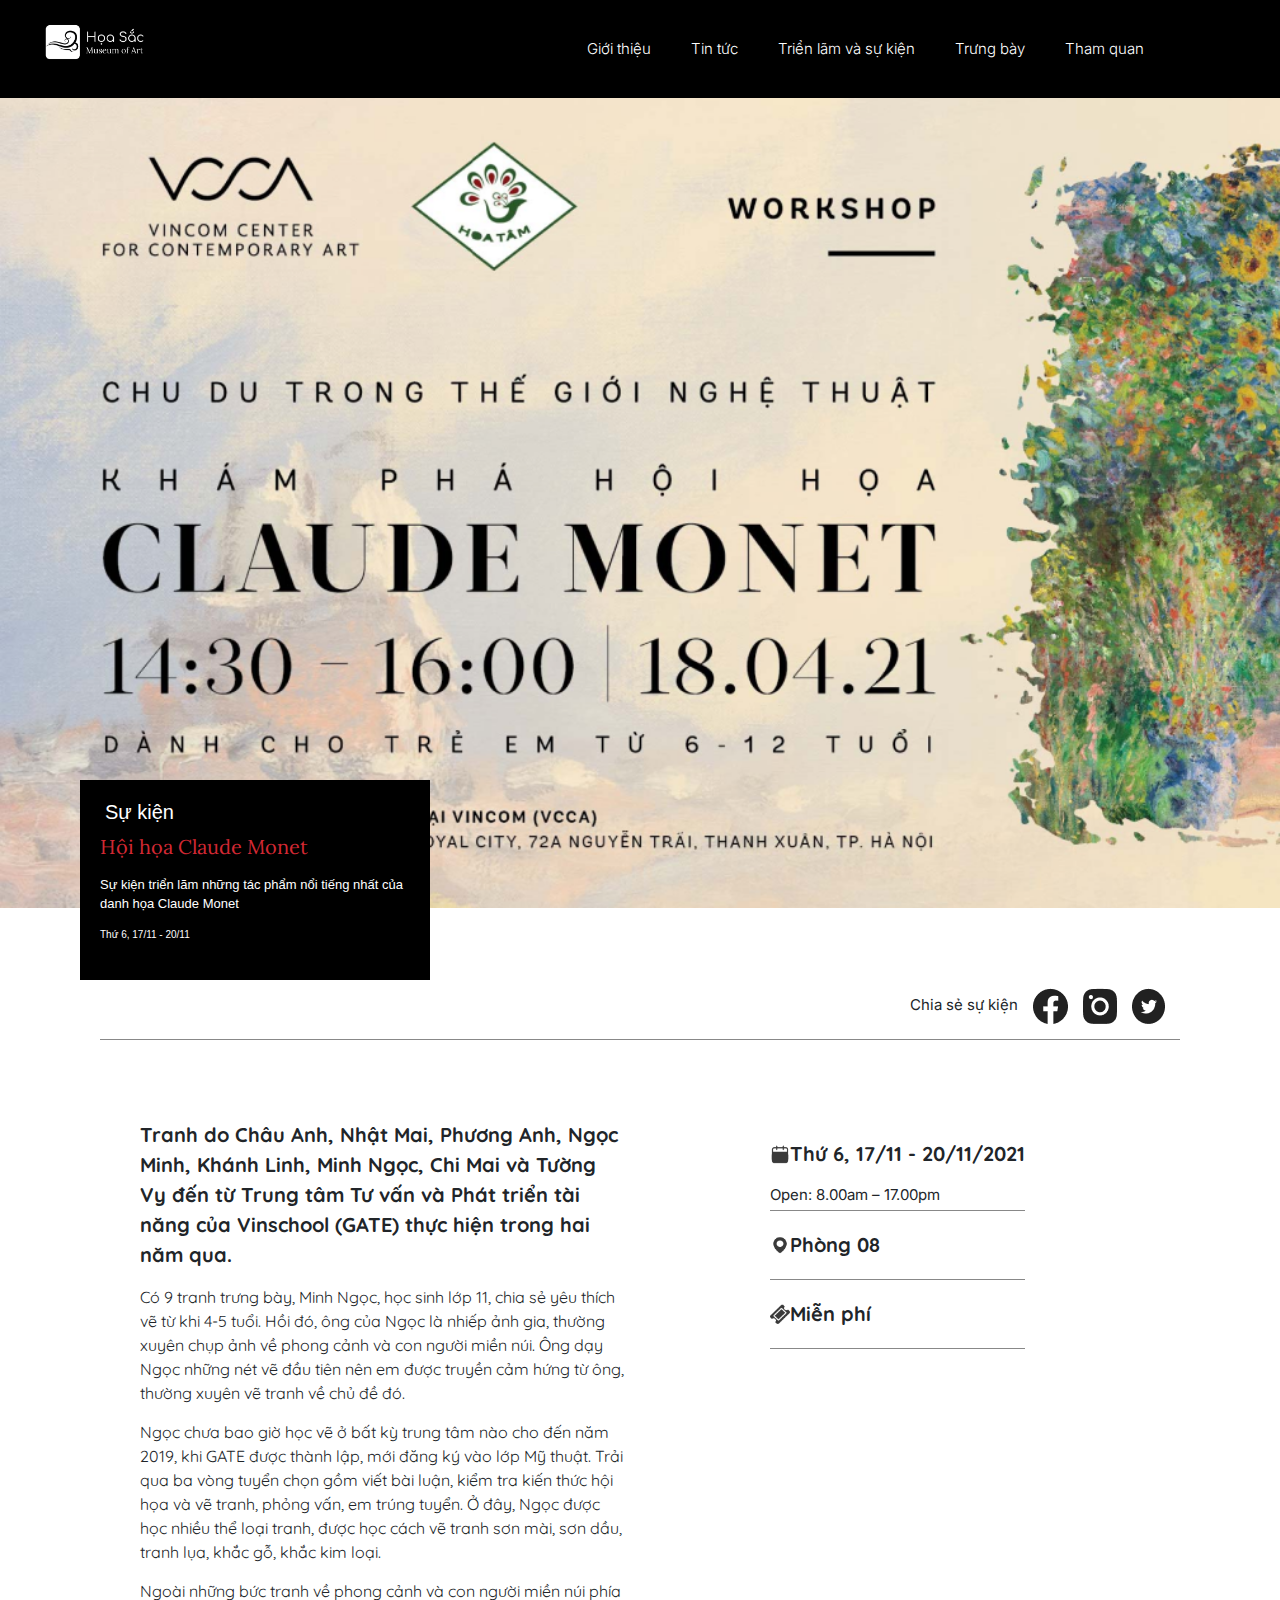
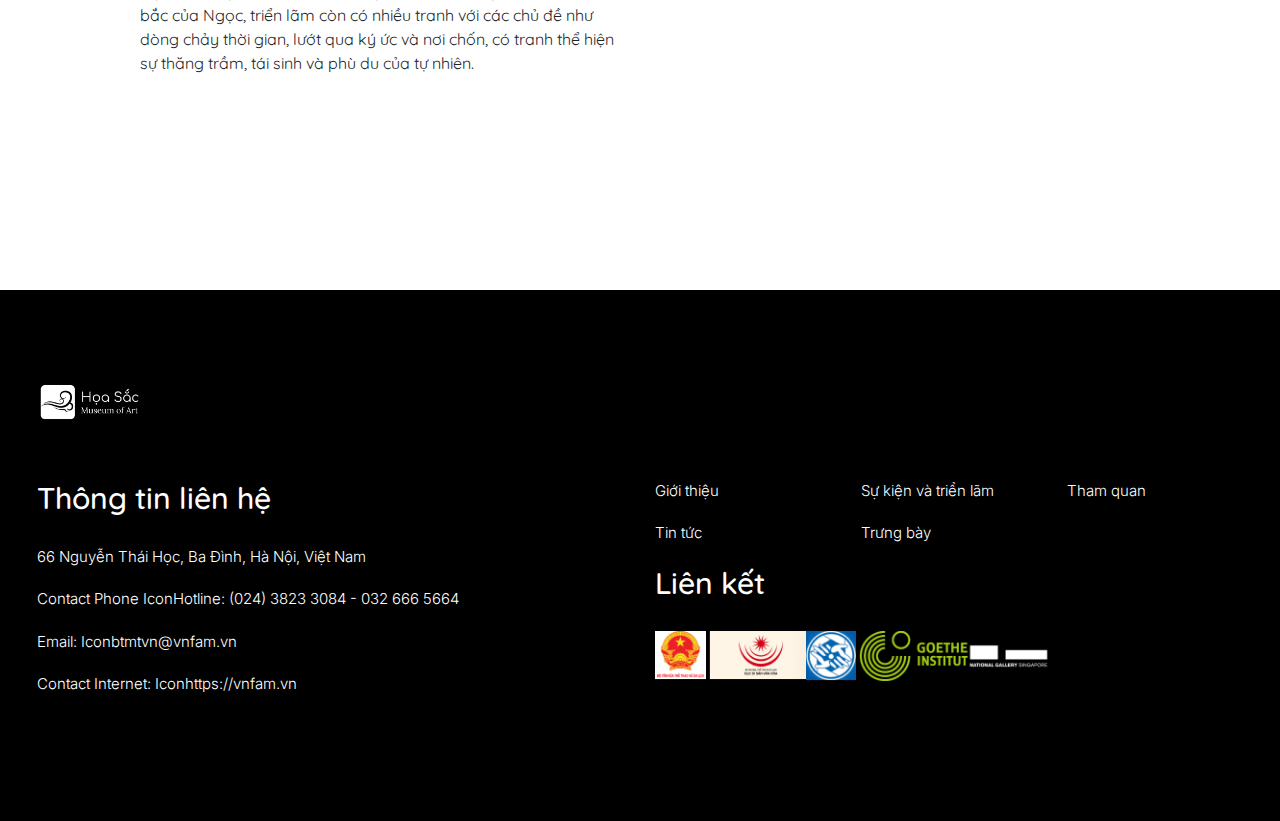
<file: su-kien-nho/index.html>
<!DOCTYPE html>
<html lang="en">

<head>
    <meta charset="UTF-8">
    <meta name="viewport" content="width=device-width, initial-scale=1.0">
    <title>Sự kiện nhỏ</title>
    <style>
        .container {
            min-width: 1236px;
        }
    </style>
    <link rel="stylesheet" href="https://cdnjs.cloudflare.com/ajax/libs/OwlCarousel2/2.3.4/assets/owl.carousel.min.css">
    <link rel="stylesheet" href="https://cdnjs.cloudflare.com/ajax/libs/OwlCarousel2/2.3.4/assets/owl.theme.default.min.css">
    <link rel="stylesheet" href="https://kit-pro.fontawesome.com/releases/v5.12.0/css/pro.min.css">
    <link href="https://fonts.googleapis.com/css2?family=Inter:wght@200;300;400;500;600;700;800&display=swap" rel="stylesheet">
    <link href="https://fonts.googleapis.com/css2?family=Lora:ital,wght@0,500;0,600;0,700;1,400;1,500;1,600;1,700&display=swap" rel="stylesheet">
    <link href="https://fonts.googleapis.com/css2?family=Quicksand:wght@300;400;500;600;700&display=swap" rel="stylesheet">
    <link rel="stylesheet" href="assets/css/style.css">
    <link rel="stylesheet" href="assets/css/tin-tuc.css">
    <link rel="stylesheet" href="assets/css/bootstrap.min.css">

</head>

<body>
    <div class="wrapper">

        <!-- header -->
        <div class="header">
            <div class="container">
                <div class="row">
                    <div class="col-md-5">
                        <div class="logo">
                            <i class="fas fa-align-justify"></i>
                            <img src="assets/img/logo.png" alt="">
                        </div>
                    </div>
                    <div class="col-md-7">
                        <nav class="menu navbar navbar-expand-lg navbar-light">
                            <div class="collapse navbar-collapse" id="navbarNav">
                                <ul class="navbar-nav">
                                    <li class="nav-item">
                                        <a class="nav-link" href="#">Giới thiệu</a>
                                    </li>
                                    <li class="nav-item">
                                        <a class="nav-link" href="#">Tin tức </a>
                                    </li>
                                    <li class="nav-item">
                                        <a class="nav-link" href="#">Triển lãm và sự kiện</a>
                                    </li>
                                    <li class="nav-item">
                                        <a class="nav-link" href="#">Trưng bày</a>
                                    </li>
                                    <li class="nav-item">
                                        <a class="nav-link" href="#">Tham quan</a>
                                    </li>
                                </ul>
                            </div>
                        </nav>
                    </div>
                </div>
            </div>
        </div>
        <!-- end header -->
            <!-- end-title -->
            <!-- hot-new -->
            <div class="banner">
                <div class="black__card">
                    <div class="head">
                        <div class="icon" style="margin-right: 5px;">
                            <i class="fas fa-chevron-left" style="font-size: 15px;"></i>
                        </div>
                      <h3>Sự kiện</h3>

                    </div>
                   <span class="monet">Hội họa Claude Monet</span>
                  <p>Sự kiện triển lãm những tác phẩm nổi tiếng nhất của danh họa Claude Monet</p>
                  <span>Thứ 6, 17/11 - 20/11</span>
                </div>
              </div>
             
            </div>
            <div class="list__icon">
                <ul>
                    <li>Chia sẻ sự kiện </li>
                    <li><img src="./akar-icons_facebook-fill.png" alt=""></li>
                    <li><img src="./Vector.png" alt=""></li>
                    <li><img src="./Vector (1).png" alt=""></li>
                </ul>
            </div>
              <div class="descrip">
                 
                 <div class="row">
                     <div class="col-md-6">
                        <b>Tranh do Châu Anh, Nhật Mai, Phương Anh, Ngọc Minh, Khánh Linh, Minh Ngọc, Chi Mai và Tường Vy đến từ Trung tâm Tư vấn và Phát triển tài năng của Vinschool (GATE) thực hiện trong hai năm qua. </b>
                        <div class="para">
                            <p>Có 9 tranh trưng bày, Minh Ngọc, học sinh lớp 11, chia sẻ yêu thích vẽ từ khi 4-5 tuổi. Hồi đó, ông của Ngọc là nhiếp ảnh gia, thường xuyên chụp ảnh về phong cảnh và con người miền núi. Ông dạy Ngọc những nét vẽ đầu tiên nên em được truyền cảm hứng từ ông, thường xuyên vẽ tranh về chủ đề đó.

                            </p>
                            <p>Ngọc chưa bao giờ học vẽ ở bất kỳ trung tâm nào cho đến năm 2019, khi GATE được thành lập, mới đăng ký vào lớp Mỹ thuật. Trải qua ba vòng tuyển chọn gồm viết bài luận, kiểm tra kiến thức hội họa và vẽ tranh, phỏng vấn, em trúng tuyển. Ở đây, Ngọc được học nhiều thể loại tranh, được học cách vẽ tranh sơn mài, sơn dầu, tranh lụa, khắc gỗ, khắc kim loại.</p>
                            <p>Ngoài những bức tranh về phong cảnh và con người miền núi phía bắc của Ngọc, triển lãm còn có nhiều tranh với các chủ đề như dòng chảy thời gian, lướt qua ký ức và nơi chốn, có tranh thể hiện sự thăng trầm, tái sinh và phù du của tự nhiên.
                            </p>
                        </div>
                       
                     </div>
                     <div class="col-md-6">
                        <div class="item">
                            <div class="item__center">
                                <div class="item__chil">
                                    <p><img src="./calendar.png" alt=""><b>Thứ 6, 17/11 - 20/11/2021 </b></p>
                                    <span>Open: 8.00am – 17.00pm</span>
                                </div>
                                <div class="item__chil">
                                    <p><img src="./bx_bxs-map.png" alt=""><b>Phòng 08 </b></p>
                                   
                                </div>
                                <div class="item__chil">
                                    <p><img src="./fontisto_ticket.png" alt=""><b>Miễn phí  </b></p>
                                   
                                </div>
                            </div>
                           
                        </div>
                     </div>
                 </div>
                  
              </div>

            <!-- end-hot-new -->
            <!-- old-news -->
           
            <!-- end-old-new -->
        </div>
        <!-- footer -->
        <div class="footer">
            <div class="container">
                <div class="row">
                    <div class="col-md-12">
                        <img src="assets/img/logo.png" alt="">
                    </div>
                </div>
                <div class="row">
                    <div class="col-md-6">
                        <h2>Thông tin liên hệ</h2>
                        <ul>
                            <li><i class="fas fa-map-marker-alt"></i> 66 Nguyễn Thái Học, Ba Đình, Hà Nội, Việt Nam</li>
                            <li><i class="fas fa-phone"></i> Contact Phone IconHotline: (024) 3823 3084 - 032 666 5664</li>
                            <li><i class="far fa-envelope"></i> Email: Iconbtmtvn@vnfam.vn</li>
                            <li><i class="far fa-compass"></i> Contact Internet: Iconhttps://vnfam.vn</li>
                        </ul>

                    </div>
                    <div class="col-md-6">
                        <div class="row">
                            <div class="col-md-4">
                                <ul>
                                    <li>Giới thiệu</li>
                                    <li>Tin tức</li>
                                </ul>
                            </div>
                            <div class="col-md-4">
                                <ul>
                                    <li>Sự kiện và triển lãm</li>
                                    <li>Trưng bày</li>
                                </ul>
                            </div>
                            <div class="col-md-4">
                                <ul>
                                    <li>Tham quan</li>
                                </ul>
                            </div>
                        </div>
                        <div class="row">
                            <div class="col-md-4">
                                <h2>Liên kết</h2>
                            </div>
                            <div class="col-md-8">
                                <div class="contact">
                                    <i class="fab fa-facebook-f"></i>
                                    <i class="fab fa-youtube"></i>
                                    <i class="fab fa-twitter"></i>
                                    <i class="fab fa-instagram"></i>
                                </div>
                            </div>
                        </div>
                        <div class="row">
                            <div class="col-md-12">
                                <img src="assets/img/footer.png" alt="">
                            </div>
                        </div>
                    </div>
                </div>
            </div>
        </div>
        <!-- end-footer -->
    </div>
    <script src="https://code.jquery.com/jquery-3.5.1.min.js" integrity="sha256-9/aliU8dGd2tb6OSsuzixeV4y/faTqgFtohetphbbj0=" crossorigin="anonymous"></script>
    <script src="https://cdnjs.cloudflare.com/ajax/libs/OwlCarousel2/2.3.4/owl.carousel.min.js" integrity="sha512-bPs7Ae6pVvhOSiIcyUClR7/q2OAsRiovw4vAkX+zJbw3ShAeeqezq50RIIcIURq7Oa20rW2n2q+fyXBNcU9lrw==" crossorigin="anonymous"></script>
    <script src="assets/js/main.js"></script>
</body>

</html>
</file>
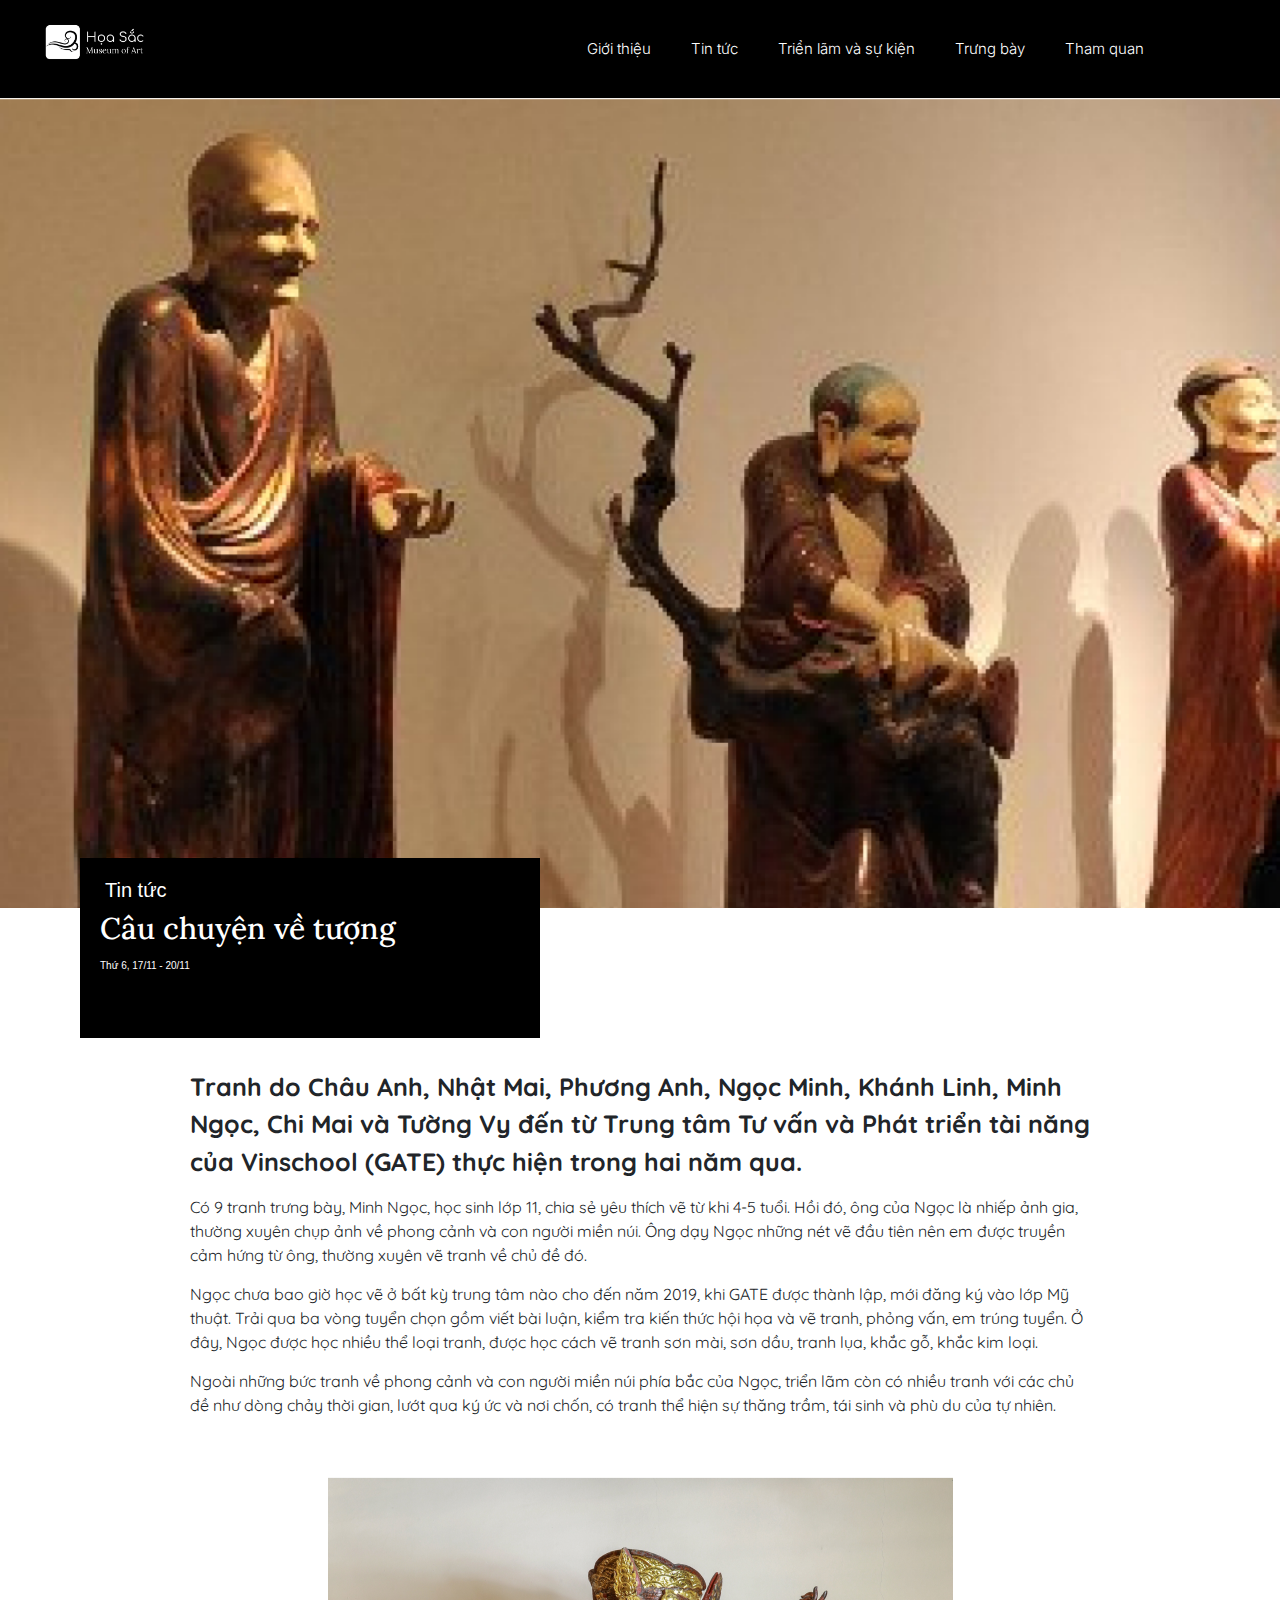
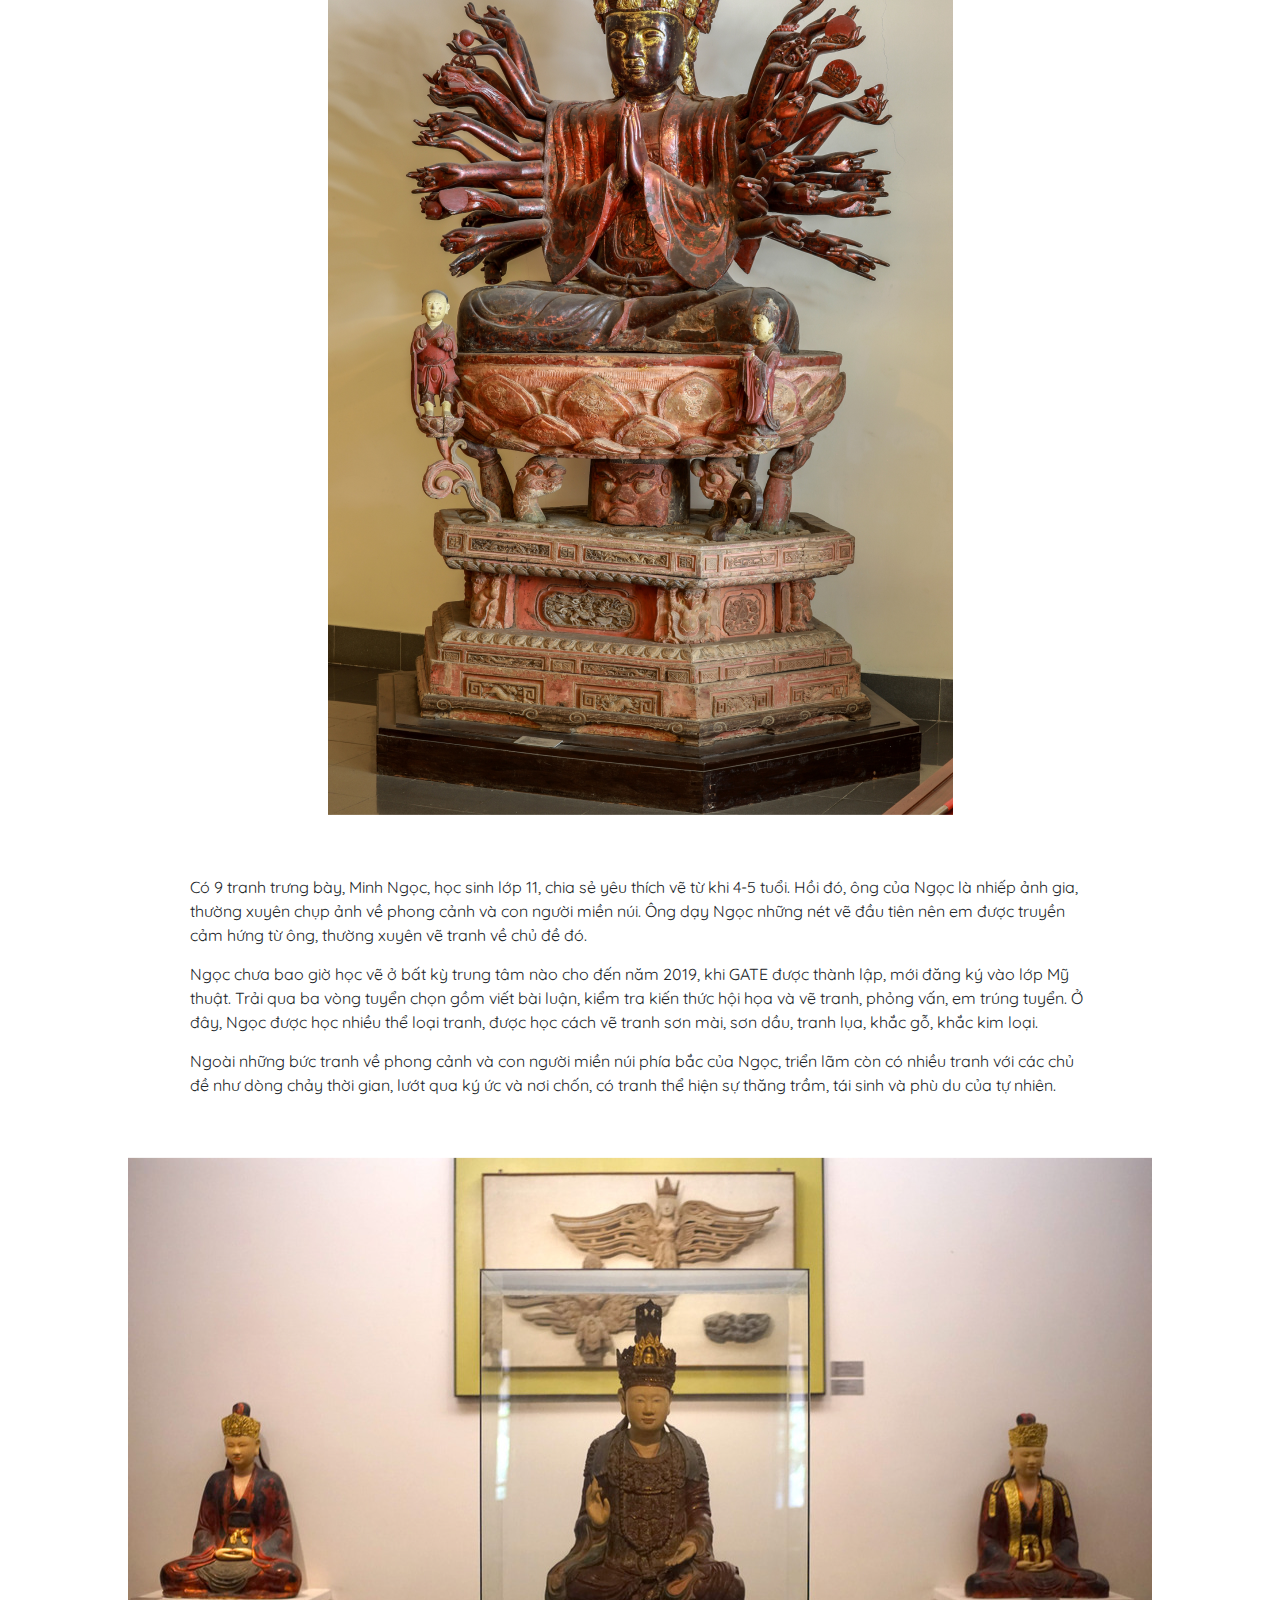
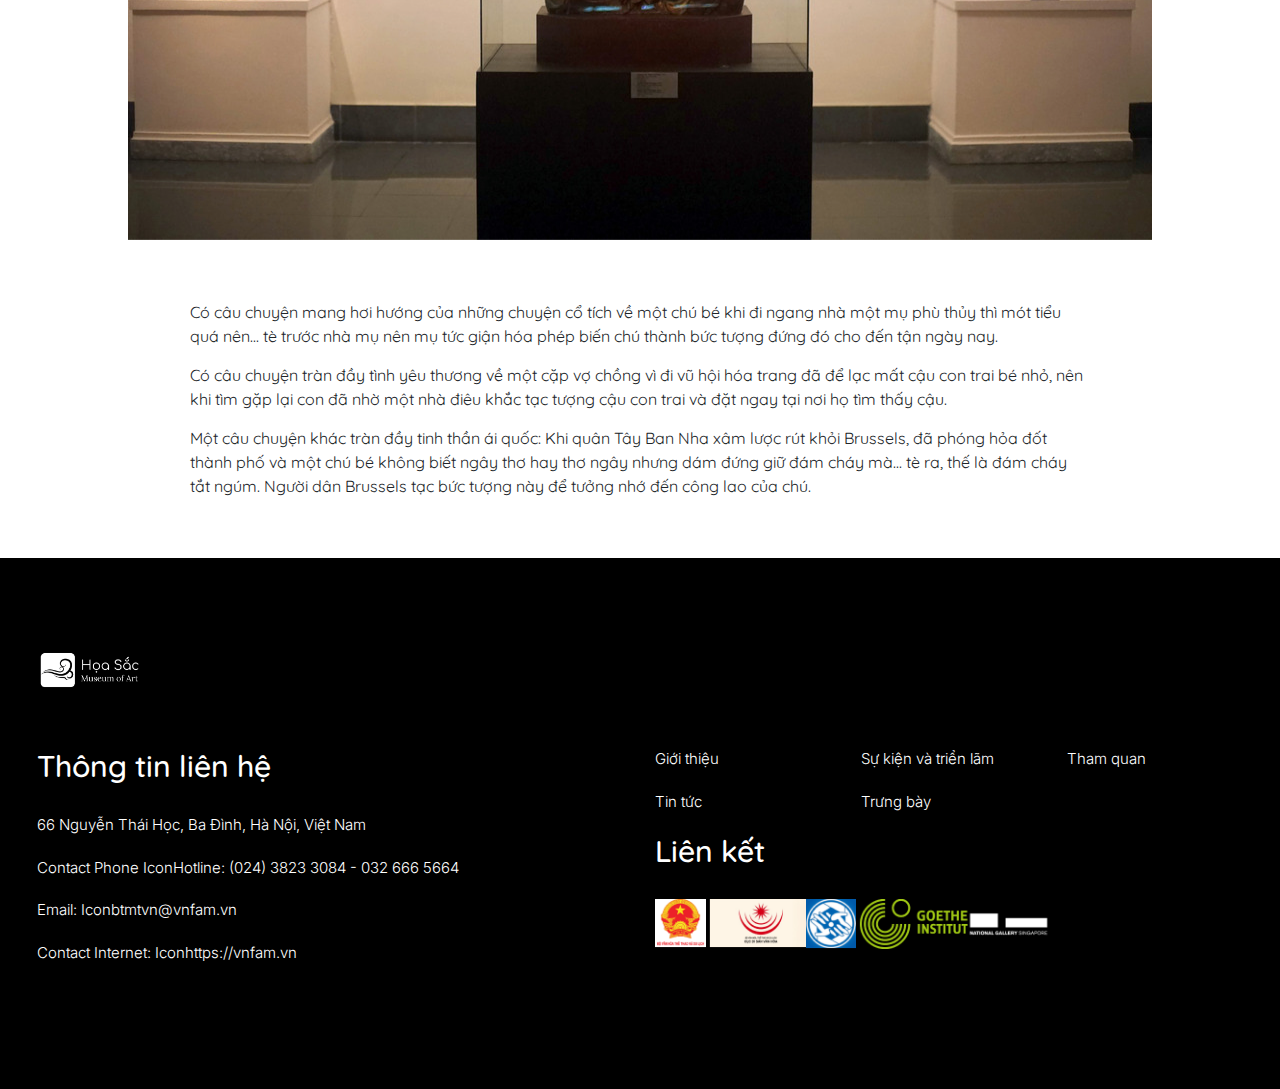
<file: tin-tuc-nho/index.html>
<!DOCTYPE html>
<html lang="en">

<head>
    <meta charset="UTF-8">
    <meta name="viewport" content="width=device-width, initial-scale=1.0">
    <title>Trưng bày nhỏ</title>
    <style>
        .container {
            min-width: 1236px;
        }
    </style>
    <link rel="stylesheet" href="https://cdnjs.cloudflare.com/ajax/libs/OwlCarousel2/2.3.4/assets/owl.carousel.min.css">
    <link rel="stylesheet" href="https://cdnjs.cloudflare.com/ajax/libs/OwlCarousel2/2.3.4/assets/owl.theme.default.min.css">
    <link rel="stylesheet" href="https://kit-pro.fontawesome.com/releases/v5.12.0/css/pro.min.css">
    <link href="https://fonts.googleapis.com/css2?family=Inter:wght@200;300;400;500;600;700;800&display=swap" rel="stylesheet">
    <link href="https://fonts.googleapis.com/css2?family=Lora:ital,wght@0,500;0,600;0,700;1,400;1,500;1,600;1,700&display=swap" rel="stylesheet">
    <link href="https://fonts.googleapis.com/css2?family=Quicksand:wght@300;400;500;600;700&display=swap" rel="stylesheet">
    <link rel="stylesheet" href="assets/css/style.css">
    <link rel="stylesheet" href="assets/css/tin-tuc.css">
    <link rel="stylesheet" href="assets/css/bootstrap.min.css">

</head>

<body>
    <div class="wrapper">

        <!-- header -->
        <div class="header">
            <div class="container">
                <div class="row">
                    <div class="col-md-5">
                        <div class="logo">
                            <i class="fas fa-align-justify"></i>
                            <img src="assets/img/logo.png" alt="">
                        </div>
                    </div>
                    <div class="col-md-7">
                        <nav class="menu navbar navbar-expand-lg navbar-light">
                            <div class="collapse navbar-collapse" id="navbarNav">
                                <ul class="navbar-nav">
                                    <li class="nav-item">
                                        <a class="nav-link" href="#">Giới thiệu</a>
                                    </li>
                                    <li class="nav-item">
                                        <a class="nav-link" href="#">Tin tức </a>
                                    </li>
                                    <li class="nav-item">
                                        <a class="nav-link" href="#">Triển lãm và sự kiện</a>
                                    </li>
                                    <li class="nav-item">
                                        <a class="nav-link" href="#">Trưng bày</a>
                                    </li>
                                    <li class="nav-item">
                                        <a class="nav-link" href="#">Tham quan</a>
                                    </li>
                                </ul>
                            </div>
                        </nav>
                    </div>
                </div>
            </div>
        </div>
        <!-- end header -->
            <!-- end-title -->
            <!-- hot-new -->
            <div class="banner">
                <div class="black__card">
                    <div class="head">
                        <div class="icon" style="margin-right: 5px;">
                            <i class="fas fa-chevron-left" style="font-size: 15px;"></i>
                        </div>
                      <h3>Tin tức</h3>
                    </div>
                  
                  <h1>Câu chuyện về tượng</h1>
                  <span>Thứ 6, 17/11 - 20/11</span>
                </div>
              </div>
                <div class="descrip">
                    <div class="text">
                        <b>Tranh do Châu Anh, Nhật Mai, Phương Anh, Ngọc Minh, Khánh Linh, Minh Ngọc, Chi Mai và Tường Vy đến từ Trung tâm Tư vấn và Phát triển tài năng của Vinschool (GATE) thực hiện trong hai năm qua. 

                        </b>
                        <p>
                            Có 9 tranh trưng bày, Minh Ngọc, học sinh lớp 11, chia sẻ yêu thích vẽ từ khi 4-5 tuổi. Hồi đó, ông của Ngọc là nhiếp ảnh gia, thường xuyên chụp ảnh về phong cảnh và con người miền núi. Ông dạy Ngọc những nét vẽ đầu tiên nên em được truyền cảm hứng từ ông, thường xuyên vẽ tranh về chủ đề đó.
    
                        </p>
                        <p>
                            Ngọc chưa bao giờ học vẽ ở bất kỳ trung tâm nào cho đến năm 2019, khi GATE được thành lập, mới đăng ký vào lớp Mỹ thuật. Trải qua ba vòng tuyển chọn gồm viết bài luận, kiểm tra kiến thức hội họa và vẽ tranh, phỏng vấn, em trúng tuyển. Ở đây, Ngọc được học nhiều thể loại tranh, được học cách vẽ tranh sơn mài, sơn dầu, tranh lụa, khắc gỗ, khắc kim loại.
                        </p>
                        <p>Ngoài những bức tranh về phong cảnh và con người miền núi phía bắc của Ngọc, triển lãm còn có nhiều tranh với các chủ đề như dòng chảy thời gian, lướt qua ký ức và nơi chốn, có tranh thể hiện sự thăng trầm, tái sinh và phù du của tự nhiên.
                        </p>
                    </div>
                    
                    <div class="img"> <img src="./Phật bà Quan Âm chùa Hội Hạ 1 1.png" alt=""></div>
                    <div class="text">
                        <p>
                            Có 9 tranh trưng bày, Minh Ngọc, học sinh lớp 11, chia sẻ yêu thích vẽ từ khi 4-5 tuổi. Hồi đó, ông của Ngọc là nhiếp ảnh gia, thường xuyên chụp ảnh về phong cảnh và con người miền núi. Ông dạy Ngọc những nét vẽ đầu tiên nên em được truyền cảm hứng từ ông, thường xuyên vẽ tranh về chủ đề đó.
    
                        </p>
                        <p>
                            Ngọc chưa bao giờ học vẽ ở bất kỳ trung tâm nào cho đến năm 2019, khi GATE được thành lập, mới đăng ký vào lớp Mỹ thuật. Trải qua ba vòng tuyển chọn gồm viết bài luận, kiểm tra kiến thức hội họa và vẽ tranh, phỏng vấn, em trúng tuyển. Ở đây, Ngọc được học nhiều thể loại tranh, được học cách vẽ tranh sơn mài, sơn dầu, tranh lụa, khắc gỗ, khắc kim loại.
                        </p>
                        <p>Ngoài những bức tranh về phong cảnh và con người miền núi phía bắc của Ngọc, triển lãm còn có nhiều tranh với các chủ đề như dòng chảy thời gian, lướt qua ký ức và nơi chốn, có tranh thể hiện sự thăng trầm, tái sinh và phù du của tự nhiên.
                        </p>
                    </div>
                  
                        <div class="img"> <img src="./tượng 1.png" alt=""></div>
                        <div class="text">
                            <p>
                                Có câu chuyện mang hơi hướng của những chuyện cổ tích về một chú bé khi đi ngang nhà một mụ phù thủy thì mót tiểu quá nên... tè trước nhà mụ nên mụ tức giận hóa phép biến chú thành bức tượng đứng đó cho đến tận ngày nay.
        
                            </p>
                            <p>
                                Có câu chuyện tràn đầy tình yêu thương về một cặp vợ chồng vì đi vũ hội hóa trang đã để lạc mất cậu con trai bé nhỏ, nên khi tìm gặp lại con đã nhờ một nhà điêu khắc tạc tượng cậu con trai và đặt ngay tại nơi họ tìm thấy cậu.
        
                            </p>
                            <p>Một câu chuyện khác tràn đầy tinh thần ái quốc: Khi quân Tây Ban Nha xâm lược rút khỏi Brussels, đã phóng hỏa đốt thành phố và một chú bé không biết ngây thơ hay thơ ngây nhưng dám đứng giữ đám cháy mà... tè ra, thế là đám cháy tắt ngúm. Người dân Brussels tạc bức tượng này để tưởng nhớ đến công lao của chú.
        
                            </p>
                        </div>
                       
                   
                    
                </div>

            </div>
            <!-- end-hot-new -->
            <!-- old-news -->
           
            <!-- end-old-new -->
        </div>
        <!-- footer -->
        <div class="footer">
            <div class="container">
                <div class="row">
                    <div class="col-md-12">
                        <img src="assets/img/logo.png" alt="">
                    </div>
                </div>
                <div class="row">
                    <div class="col-md-6">
                        <h2>Thông tin liên hệ</h2>
                        <ul>
                            <li><i class="fas fa-map-marker-alt"></i> 66 Nguyễn Thái Học, Ba Đình, Hà Nội, Việt Nam</li>
                            <li><i class="fas fa-phone"></i> Contact Phone IconHotline: (024) 3823 3084 - 032 666 5664</li>
                            <li><i class="far fa-envelope"></i> Email: Iconbtmtvn@vnfam.vn</li>
                            <li><i class="far fa-compass"></i> Contact Internet: Iconhttps://vnfam.vn</li>
                        </ul>

                    </div>
                    <div class="col-md-6">
                        <div class="row">
                            <div class="col-md-4">
                                <ul>
                                    <li>Giới thiệu</li>
                                    <li>Tin tức</li>
                                </ul>
                            </div>
                            <div class="col-md-4">
                                <ul>
                                    <li>Sự kiện và triển lãm</li>
                                    <li>Trưng bày</li>
                                </ul>
                            </div>
                            <div class="col-md-4">
                                <ul>
                                    <li>Tham quan</li>
                                </ul>
                            </div>
                        </div>
                        <div class="row">
                            <div class="col-md-4">
                                <h2>Liên kết</h2>
                            </div>
                            <div class="col-md-8">
                                <div class="contact">
                                    <i class="fab fa-facebook-f"></i>
                                    <i class="fab fa-youtube"></i>
                                    <i class="fab fa-twitter"></i>
                                    <i class="fab fa-instagram"></i>
                                </div>
                            </div>
                        </div>
                        <div class="row">
                            <div class="col-md-12">
                                <img src="assets/img/footer.png" alt="">
                            </div>
                        </div>
                    </div>
                </div>
            </div>
        </div>
        <!-- end-footer -->
    </div>
    <script src="https://code.jquery.com/jquery-3.5.1.min.js" integrity="sha256-9/aliU8dGd2tb6OSsuzixeV4y/faTqgFtohetphbbj0=" crossorigin="anonymous"></script>
    <script src="https://cdnjs.cloudflare.com/ajax/libs/OwlCarousel2/2.3.4/owl.carousel.min.js" integrity="sha512-bPs7Ae6pVvhOSiIcyUClR7/q2OAsRiovw4vAkX+zJbw3ShAeeqezq50RIIcIURq7Oa20rW2n2q+fyXBNcU9lrw==" crossorigin="anonymous"></script>
    <script src="assets/js/main.js"></script>
</body>

</html>
</file>
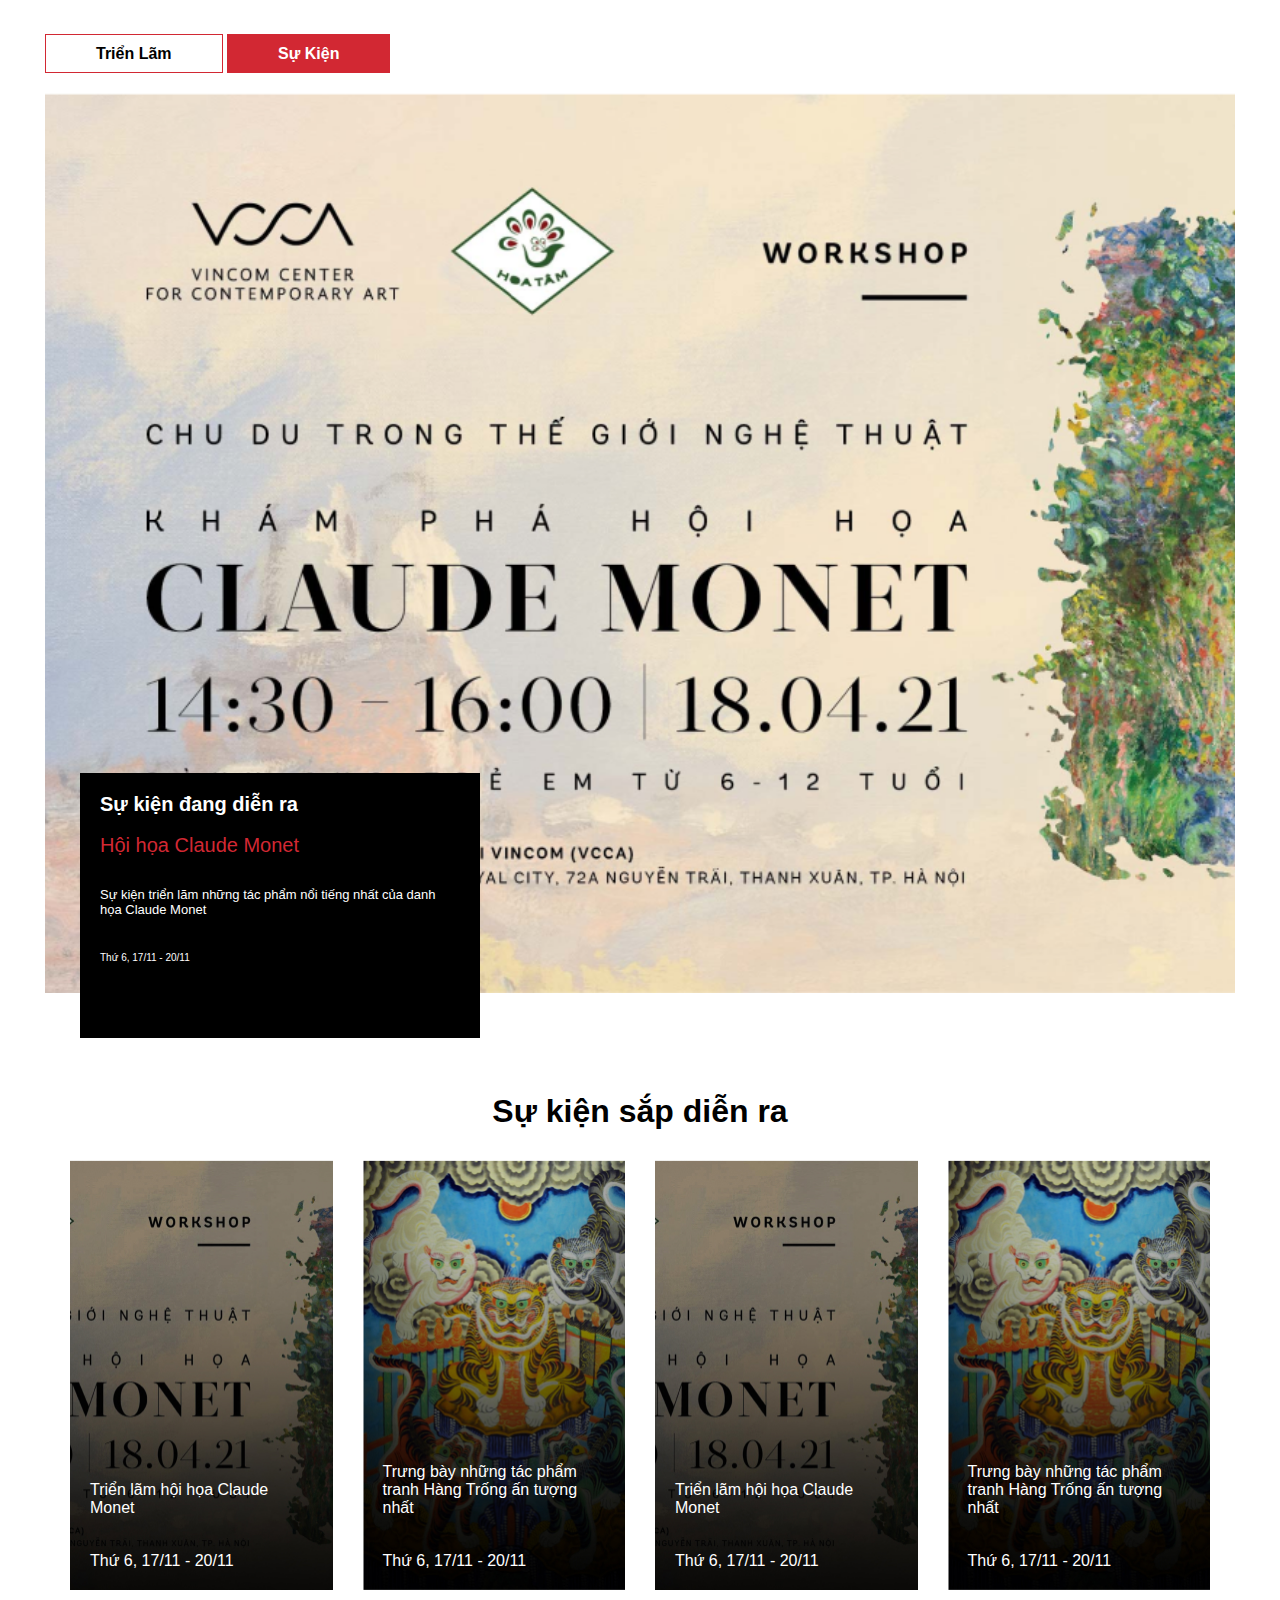
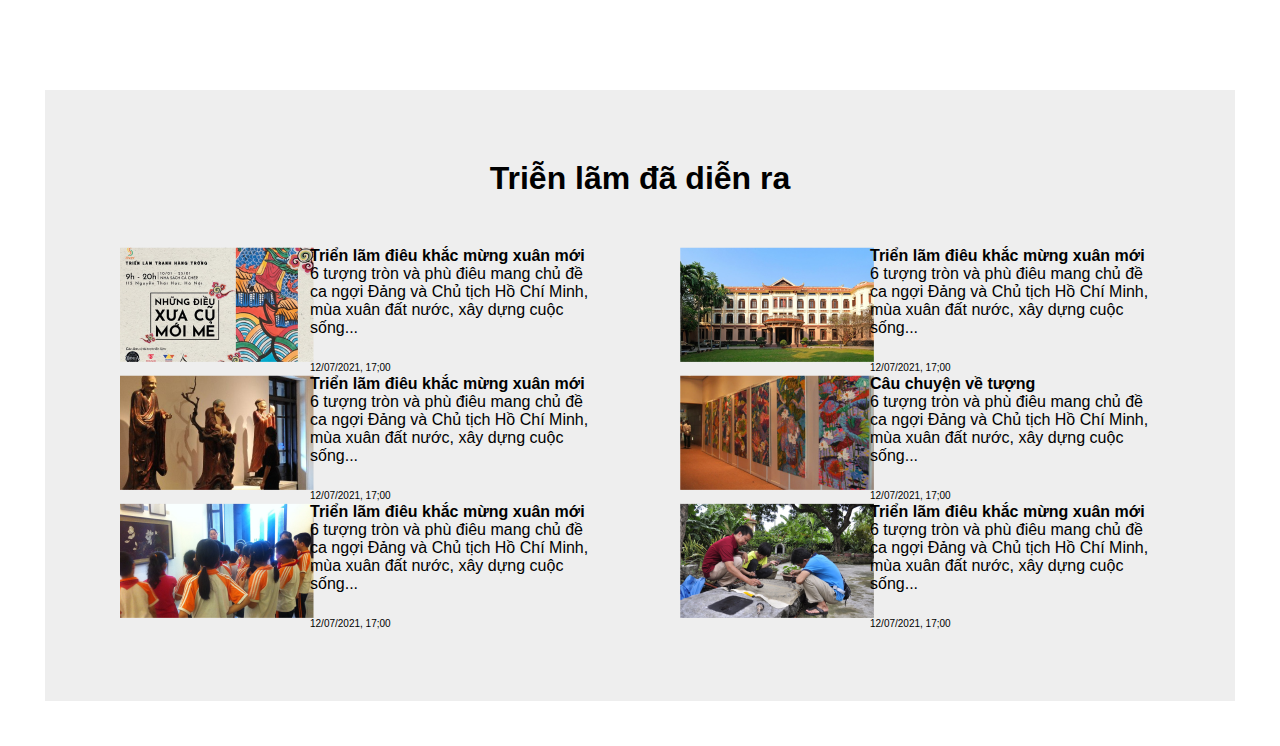
<file: tin-tuc/index.html>
<!DOCTYPE html>
<html lang="en">
  <head>
    <meta charset="UTF-8" />
    <meta http-equiv="X-UA-Compatible" content="IE=edge" />
    <meta name="viewport" content="width=device-width, initial-scale=1.0" />
    <title>tin tuc</title>
    <link rel="stylesheet" href="./style.css" />
  </head>
  <body>
    <div class="wrapper">
      <div class="group__button">
        <span class="button__left">Triển Lãm</span>
        <span class="button__right">Sự Kiện</span>
      </div>
      <div class="banner">
        <div class="black__card">
          <h3>Sự kiện đang diễn ra</h3>
          <br />
          <span class="monet">Hội họa Claude Monet</span>
          <p>
            Sự kiện triển lãm những tác phẩm nổi tiếng nhất của danh họa Claude
            Monet
          </p>
          <span>Thứ 6, 17/11 - 20/11</span>
        </div>
      </div>
      <div class="now">
        <h1>Sự kiện sắp diễn ra</h1>
      </div>
      <div class="slide">
        <div class="row">
          <div class="col-md-3">
            <div class="item item1">
              <div class="text">
                <p>Triển lãm hội họa Claude Monet</p>
                <span>Thứ 6, 17/11 - 20/11 </span>
              </div>
            </div>
          </div>
          <div class="col-md-3">
            <div class="item item2">
              <div class="text">
                <p>Trưng bày những tác phẩm tranh Hàng Trống ấn tượng nhất</p>
                <span>Thứ 6, 17/11 - 20/11 </span>
              </div>
            </div>
          </div>
          <div class="col-md-3">
            <div class="item item3">
              <div class="text">
                <p>Triển lãm hội họa Claude Monet</p>
                <span>Thứ 6, 17/11 - 20/11 </span>
              </div>
            </div>
          </div>
          <div class="col-md-3">
            <div class="item item4">
              <div class="text">
                <p>Trưng bày những tác phẩm tranh Hàng Trống ấn tượng nhất</p>
                <span>Thứ 6, 17/11 - 20/11 </span>
              </div>
            </div>
          </div>
        </div>
      </div>
      <div class="footer">
        <div class="h1">
          <h1>Triễn lãm đã diễn ra</h1>
        </div>
        <div class="row">
          <div class="col-md-6">
            <div class="item">
              <div class="row">
                <div class="col-md-4">
                  <div class="item__left">
                    <img src="./1.png" alt="" />
                  </div>
                </div>
                <div class="col-md-8">
                  <div class="item__right">
                    <h1>Triển lãm điêu khắc mừng xuân mới</h1>
                    <p>
                      6 tượng tròn và phù điêu mang chủ đề ca ngợi Đảng và Chủ
                      tịch Hồ Chí Minh, mùa xuân đất nước, xây dựng cuộc sống...
                    </p>
                    <span>12/07/2021, 17;00</span>
                  </div>
                </div>
                <div class="col-md-4">
                  <div class="item__left">
                    <img src="./anh tham quan bao tang 1.png" alt="" />
                  </div>
                </div>
                <div class="col-md-8">
                  <div class="item__right">
                    <h1>Triển lãm điêu khắc mừng xuân mới</h1>
                    <p>
                      6 tượng tròn và phù điêu mang chủ đề ca ngợi Đảng và Chủ
                      tịch Hồ Chí Minh, mùa xuân đất nước, xây dựng cuộc sống...
                    </p>
                    <span>12/07/2021, 17;00</span>
                  </div>
                </div>
                <div class="col-md-4">
                  <div class="item__left">
                    <img src="./giao duc 3.png" alt="" />
                  </div>
                </div>
                <div class="col-md-8">
                  <div class="item__right">
                    <h1>Triển lãm điêu khắc mừng xuân mới</h1>
                    <p>
                      6 tượng tròn và phù điêu mang chủ đề ca ngợi Đảng và Chủ
                      tịch Hồ Chí Minh, mùa xuân đất nước, xây dựng cuộc sống...
                    </p>
                    <span>12/07/2021, 17;00</span>
                  </div>
                </div>
              </div>
            </div>
          </div>
          <div class="col-md-6">
            <div class="item">
              <div class="row">
                <div class="col-md-4">
                  <div class="item__left">
                    <img src="./tham quan 4 3.png" alt="" />
                  </div>
                </div>
                <div class="col-md-8">
                  <div class="item__right">
                    <h1>Triển lãm điêu khắc mừng xuân mới</h1>
                    <p>
                      6 tượng tròn và phù điêu mang chủ đề ca ngợi Đảng và Chủ
                      tịch Hồ Chí Minh, mùa xuân đất nước, xây dựng cuộc sống...
                    </p>
                    <span>12/07/2021, 17;00</span>
                  </div>
                </div>
                <div class="col-md-4">
                  <div class="item__left">
                    <img src="./tham quan 3 2.png" alt="" />
                  </div>
                </div>
                <div class="col-md-8">
                  <div class="item__right">
                    <h1>Câu chuyện về tượng</h1>
                    <p>
                        6 tượng tròn và phù điêu mang chủ đề ca ngợi Đảng và Chủ tịch Hồ Chí Minh, mùa xuân đất nước, xây dựng cuộc sống...
                    </p>
                    <span>12/07/2021, 17;00</span>
                  </div>
                </div>
                <div class="col-md-4">
                  <div class="item__left">
                    <img src="./nghien cưu sưu tầm 2.png" alt="" />
                  </div>
                </div>
                <div class="col-md-8">
                  <div class="item__right">
                    <h1>Triển lãm điêu khắc mừng xuân mới</h1>
                    <p>
                      6 tượng tròn và phù điêu mang chủ đề ca ngợi Đảng và Chủ
                      tịch Hồ Chí Minh, mùa xuân đất nước, xây dựng cuộc sống...
                    </p>
                    <span>12/07/2021, 17;00</span>
                  </div>
                </div>
              </div>
            </div>
          </div>
        </div>
      </div>
    </div>
  </body>
</html>
</file>
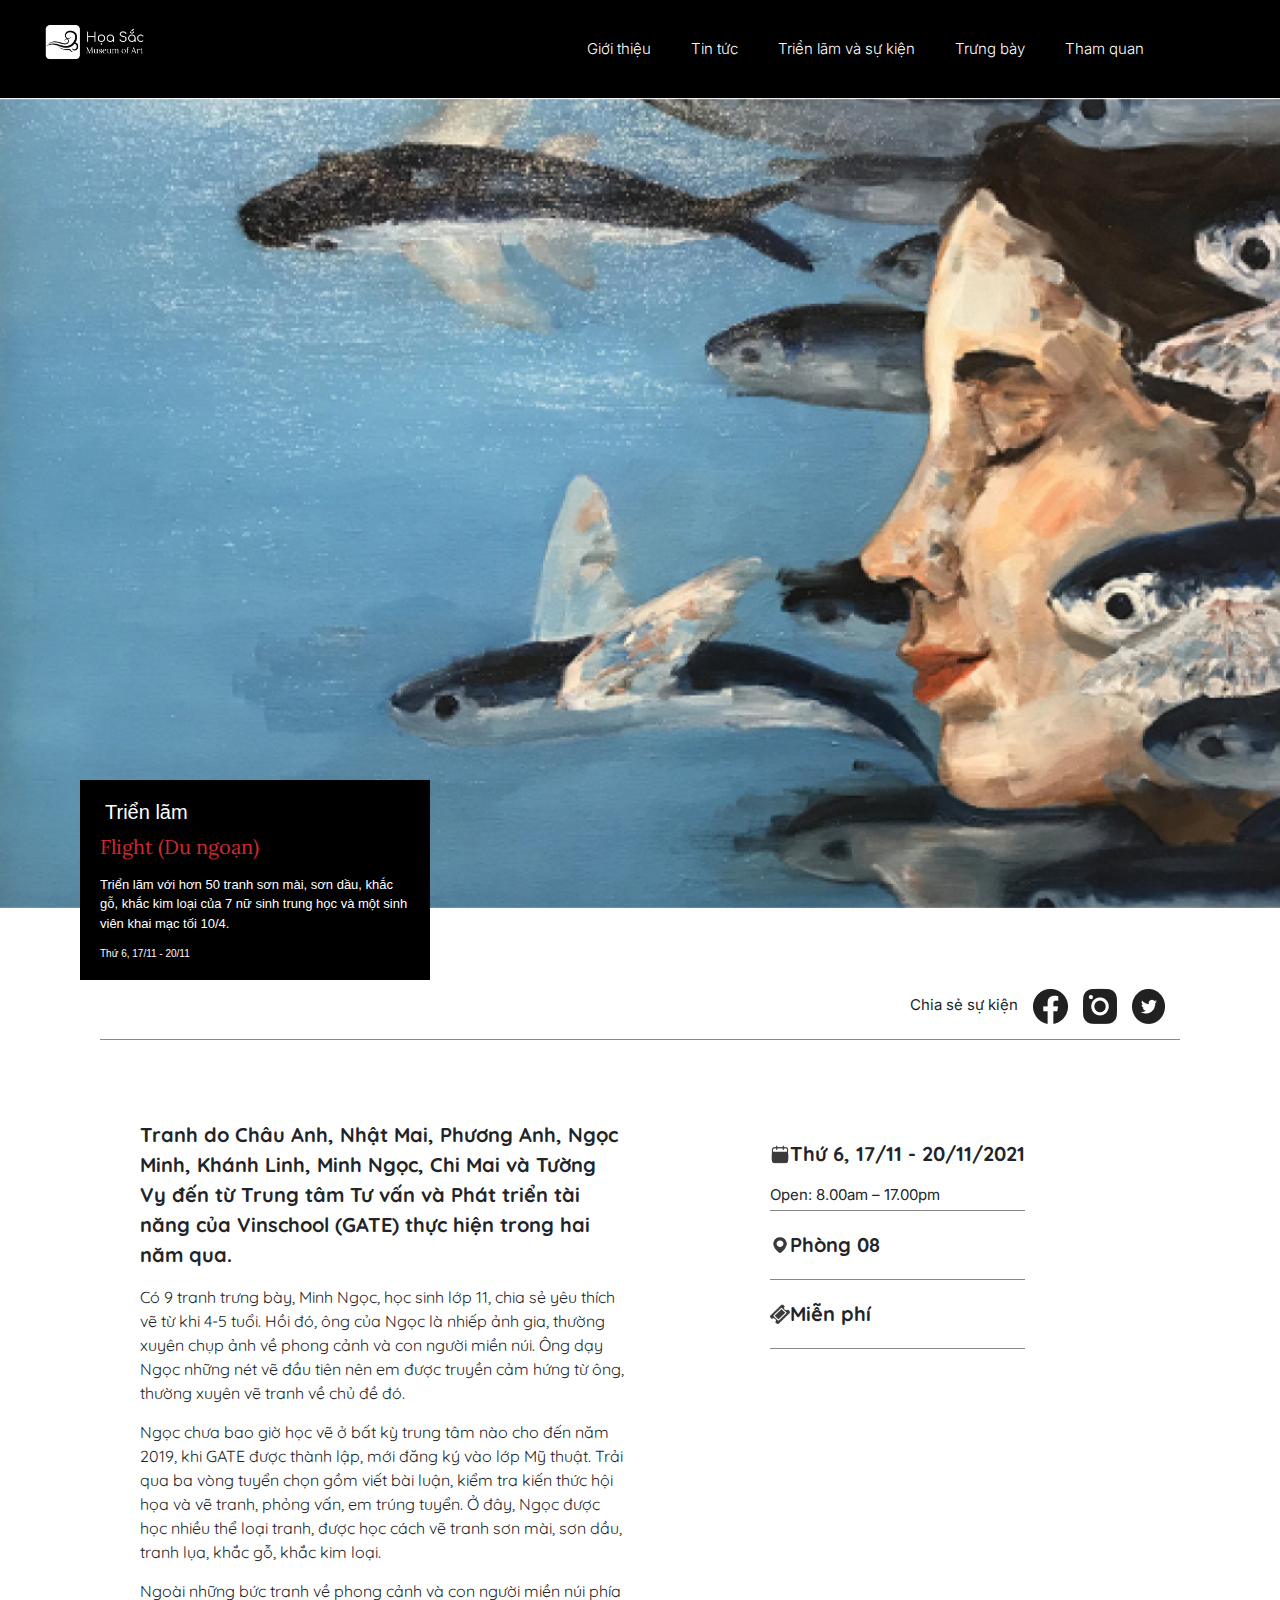
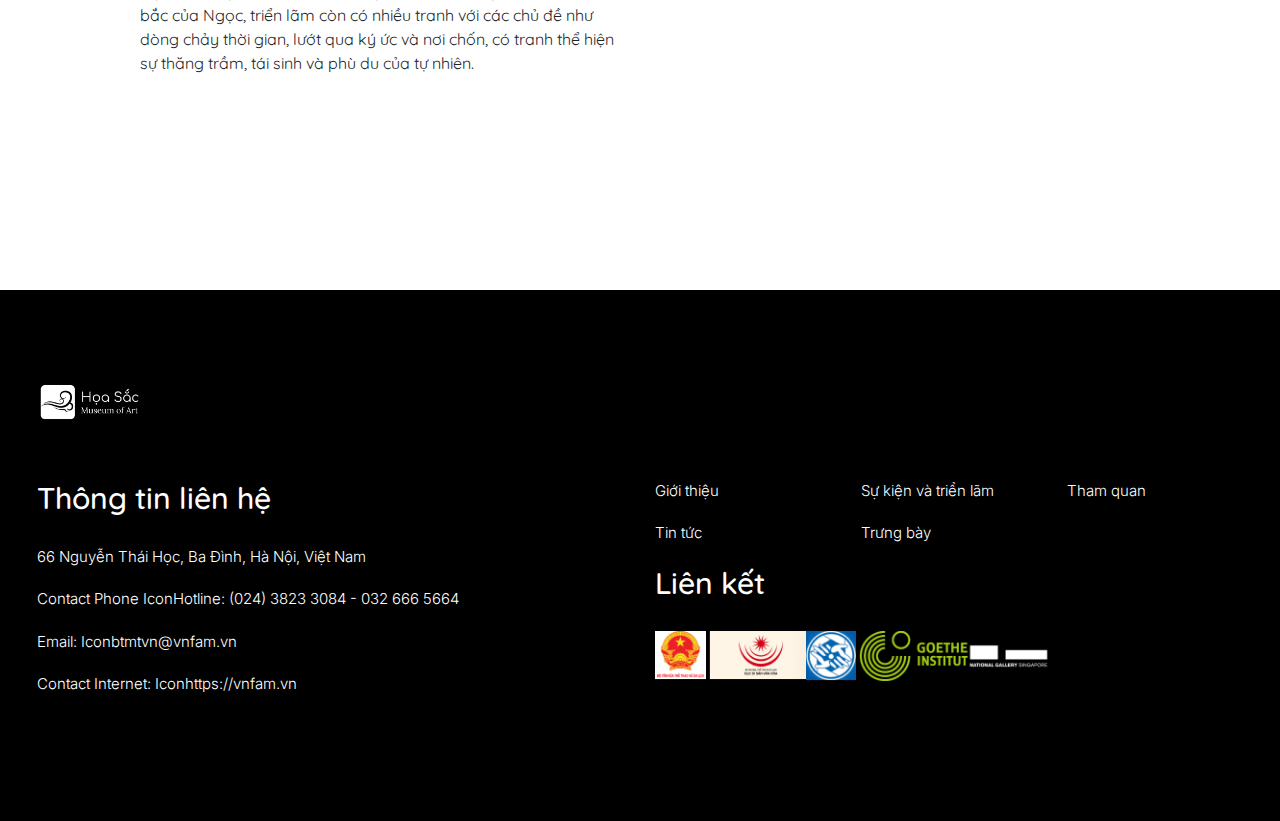
<file: trien-lam-nho/index.html>
<!DOCTYPE html>
<html lang="en">

<head>
    <meta charset="UTF-8">
    <meta name="viewport" content="width=device-width, initial-scale=1.0">
    <title>Triển lãm nhỏ</title>
    <style>
        .container {
            min-width: 1236px;
        }
    </style>
    <link rel="stylesheet" href="https://cdnjs.cloudflare.com/ajax/libs/OwlCarousel2/2.3.4/assets/owl.carousel.min.css">
    <link rel="stylesheet" href="https://cdnjs.cloudflare.com/ajax/libs/OwlCarousel2/2.3.4/assets/owl.theme.default.min.css">
    <link rel="stylesheet" href="https://kit-pro.fontawesome.com/releases/v5.12.0/css/pro.min.css">
    <link href="https://fonts.googleapis.com/css2?family=Inter:wght@200;300;400;500;600;700;800&display=swap" rel="stylesheet">
    <link href="https://fonts.googleapis.com/css2?family=Lora:ital,wght@0,500;0,600;0,700;1,400;1,500;1,600;1,700&display=swap" rel="stylesheet">
    <link href="https://fonts.googleapis.com/css2?family=Quicksand:wght@300;400;500;600;700&display=swap" rel="stylesheet">
    <link rel="stylesheet" href="assets/css/style.css">
    <link rel="stylesheet" href="assets/css/tin-tuc.css">
    <link rel="stylesheet" href="assets/css/bootstrap.min.css">

</head>

<body>
    <div class="wrapper">

        <!-- header -->
        <div class="header">
            <div class="container">
                <div class="row">
                    <div class="col-md-5">
                        <div class="logo">
                            <i class="fas fa-align-justify"></i>
                            <img src="assets/img/logo.png" alt="">
                        </div>
                    </div>
                    <div class="col-md-7">
                        <nav class="menu navbar navbar-expand-lg navbar-light">
                            <div class="collapse navbar-collapse" id="navbarNav">
                                <ul class="navbar-nav">
                                    <li class="nav-item">
                                        <a class="nav-link" href="#">Giới thiệu</a>
                                    </li>
                                    <li class="nav-item">
                                        <a class="nav-link" href="#">Tin tức </a>
                                    </li>
                                    <li class="nav-item">
                                        <a class="nav-link" href="#">Triển lãm và sự kiện</a>
                                    </li>
                                    <li class="nav-item">
                                        <a class="nav-link" href="#">Trưng bày</a>
                                    </li>
                                    <li class="nav-item">
                                        <a class="nav-link" href="#">Tham quan</a>
                                    </li>
                                </ul>
                            </div>
                        </nav>
                    </div>
                </div>
            </div>
        </div>
        <!-- end header -->
            <!-- end-title -->
            <!-- hot-new -->
            <div class="banner">
                <div class="black__card">
                    <div class="head">
                        <div class="icon" style="margin-right: 5px;">
                            <i class="fas fa-chevron-left" style="font-size: 15px;"></i>
                        </div>
                      <h3>Triển lãm</h3>

                    </div>
                   <span class="monet">Flight (Du ngoạn)</span>
                  <p>Triển lãm với hơn 50 tranh sơn mài, sơn dầu, khắc gỗ, khắc kim loại của 7 nữ sinh trung học và một sinh viên khai mạc tối 10/4.</p>
                  <span>Thứ 6, 17/11 - 20/11</span>
                </div>
              </div>
             
            </div>
            <div class="list__icon">
                <ul>
                    <li>Chia sẻ sự kiện </li>
                    <li><img src="./akar-icons_facebook-fill.png" alt=""></li>
                    <li><img src="./Vector.png" alt=""></li>
                    <li><img src="./Vector (1).png" alt=""></li>
                </ul>
            </div>
              <div class="descrip">
                 
                 <div class="row">
                     <div class="col-md-6">
                        <b>Tranh do Châu Anh, Nhật Mai, Phương Anh, Ngọc Minh, Khánh Linh, Minh Ngọc, Chi Mai và Tường Vy đến từ Trung tâm Tư vấn và Phát triển tài năng của Vinschool (GATE) thực hiện trong hai năm qua. </b>
                        <div class="para">
                            <p>Có 9 tranh trưng bày, Minh Ngọc, học sinh lớp 11, chia sẻ yêu thích vẽ từ khi 4-5 tuổi. Hồi đó, ông của Ngọc là nhiếp ảnh gia, thường xuyên chụp ảnh về phong cảnh và con người miền núi. Ông dạy Ngọc những nét vẽ đầu tiên nên em được truyền cảm hứng từ ông, thường xuyên vẽ tranh về chủ đề đó.
                            </p>
                            <p>Ngọc chưa bao giờ học vẽ ở bất kỳ trung tâm nào cho đến năm 2019, khi GATE được thành lập, mới đăng ký vào lớp Mỹ thuật. Trải qua ba vòng tuyển chọn gồm viết bài luận, kiểm tra kiến thức hội họa và vẽ tranh, phỏng vấn, em trúng tuyển. Ở đây, Ngọc được học nhiều thể loại tranh, được học cách vẽ tranh sơn mài, sơn dầu, tranh lụa, khắc gỗ, khắc kim loại.</p>
                            <p>Ngoài những bức tranh về phong cảnh và con người miền núi phía bắc của Ngọc, triển lãm còn có nhiều tranh với các chủ đề như dòng chảy thời gian, lướt qua ký ức và nơi chốn, có tranh thể hiện sự thăng trầm, tái sinh và phù du của tự nhiên.
                            </p>
                        </div>
                       
                     </div>
                     <div class="col-md-6">
                        <div class="item">
                            <div class="item__center">
                                <div class="item__chil">
                                    <p><img src="./calendar.png" alt=""><b>Thứ 6, 17/11 - 20/11/2021 </b></p>
                                    <span>Open: 8.00am – 17.00pm</span>
                                </div>
                                <div class="item__chil">
                                    <p><img src="./bx_bxs-map.png" alt=""><b>Phòng 08 </b></p>
                                   
                                </div>
                                <div class="item__chil">
                                    <p><img src="./fontisto_ticket.png" alt=""><b>Miễn phí  </b></p>
                                   
                                </div>
                            </div>
                           
                        </div>
                     </div>
                 </div>
                  
              </div>

            <!-- end-hot-new -->
            <!-- old-news -->
           
            <!-- end-old-new -->
        </div>
        <!-- footer -->
        <div class="footer">
            <div class="container">
                <div class="row">
                    <div class="col-md-12">
                        <img src="assets/img/logo.png" alt="">
                    </div>
                </div>
                <div class="row">
                    <div class="col-md-6">
                        <h2>Thông tin liên hệ</h2>
                        <ul>
                            <li><i class="fas fa-map-marker-alt"></i> 66 Nguyễn Thái Học, Ba Đình, Hà Nội, Việt Nam</li>
                            <li><i class="fas fa-phone"></i> Contact Phone IconHotline: (024) 3823 3084 - 032 666 5664</li>
                            <li><i class="far fa-envelope"></i> Email: Iconbtmtvn@vnfam.vn</li>
                            <li><i class="far fa-compass"></i> Contact Internet: Iconhttps://vnfam.vn</li>
                        </ul>

                    </div>
                    <div class="col-md-6">
                        <div class="row">
                            <div class="col-md-4">
                                <ul>
                                    <li>Giới thiệu</li>
                                    <li>Tin tức</li>
                                </ul>
                            </div>
                            <div class="col-md-4">
                                <ul>
                                    <li>Sự kiện và triển lãm</li>
                                    <li>Trưng bày</li>
                                </ul>
                            </div>
                            <div class="col-md-4">
                                <ul>
                                    <li>Tham quan</li>
                                </ul>
                            </div>
                        </div>
                        <div class="row">
                            <div class="col-md-4">
                                <h2>Liên kết</h2>
                            </div>
                            <div class="col-md-8">
                                <div class="contact">
                                    <i class="fab fa-facebook-f"></i>
                                    <i class="fab fa-youtube"></i>
                                    <i class="fab fa-twitter"></i>
                                    <i class="fab fa-instagram"></i>
                                </div>
                            </div>
                        </div>
                        <div class="row">
                            <div class="col-md-12">
                                <img src="assets/img/footer.png" alt="">
                            </div>
                        </div>
                    </div>
                </div>
            </div>
        </div>
        <!-- end-footer -->
    </div>
    <script src="https://code.jquery.com/jquery-3.5.1.min.js" integrity="sha256-9/aliU8dGd2tb6OSsuzixeV4y/faTqgFtohetphbbj0=" crossorigin="anonymous"></script>
    <script src="https://cdnjs.cloudflare.com/ajax/libs/OwlCarousel2/2.3.4/owl.carousel.min.js" integrity="sha512-bPs7Ae6pVvhOSiIcyUClR7/q2OAsRiovw4vAkX+zJbw3ShAeeqezq50RIIcIURq7Oa20rW2n2q+fyXBNcU9lrw==" crossorigin="anonymous"></script>
    <script src="assets/js/main.js"></script>
</body>

</html>
</file>
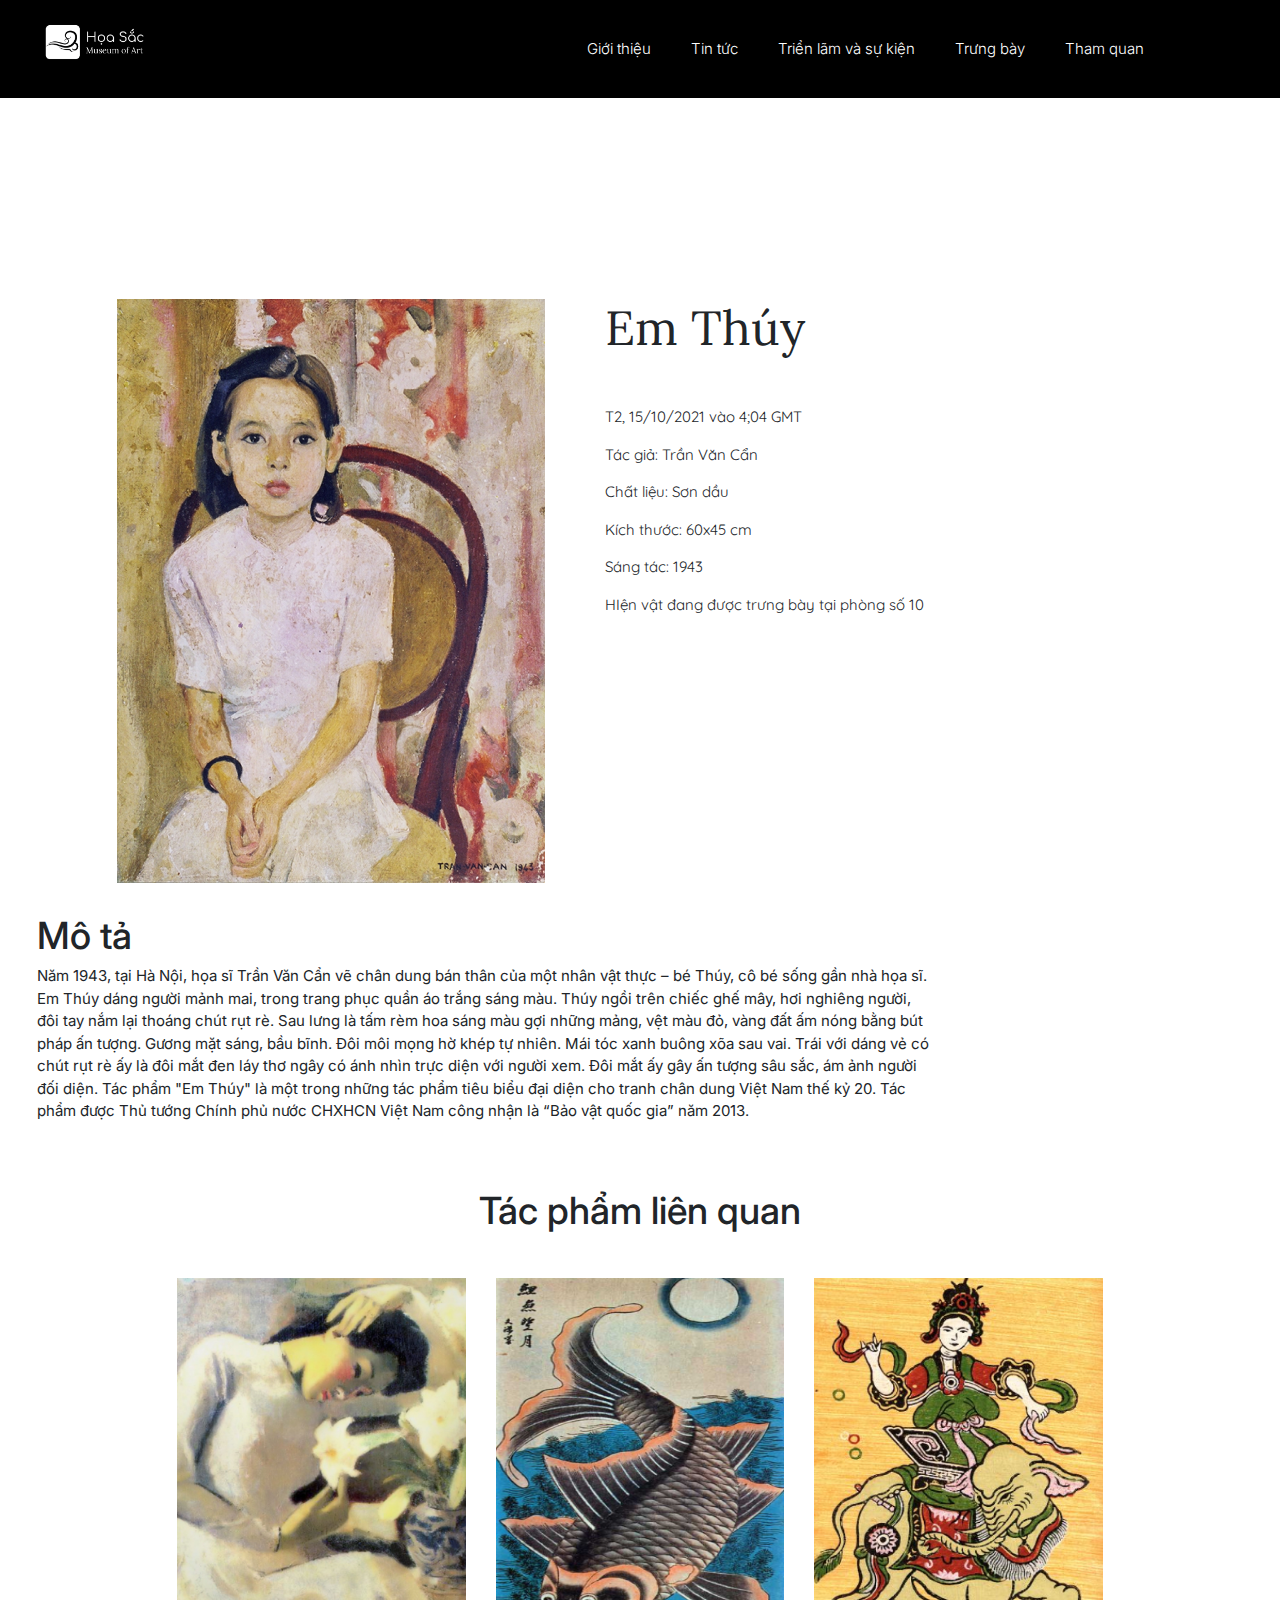
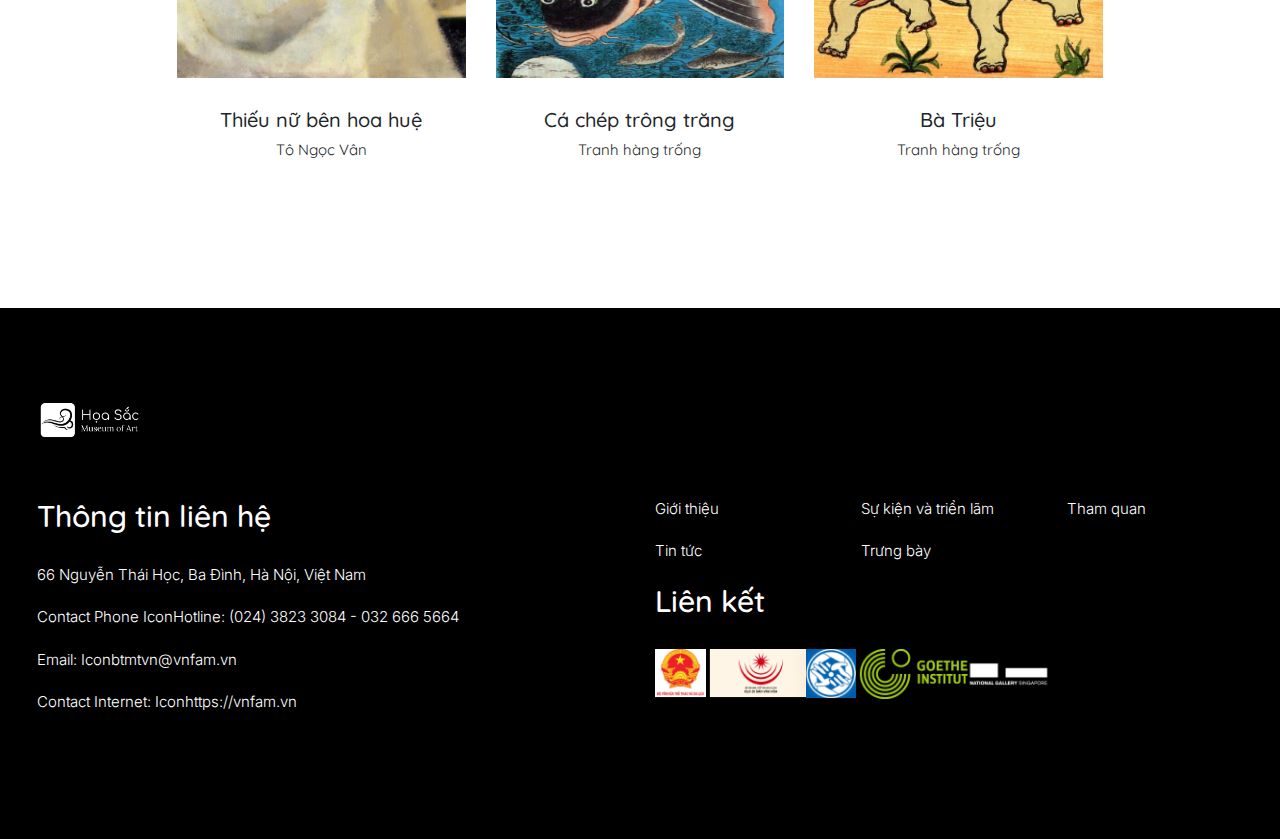
<file: trung-bay-nho/index.html>
<!DOCTYPE html>
<html lang="en">

<head>
    <meta charset="UTF-8">
    <meta name="viewport" content="width=device-width, initial-scale=1.0">
    <title>Trưng bày nhỏ</title>
    <style>
        .container {
            min-width: 1236px;
        }
    </style>
    <link rel="stylesheet" href="https://cdnjs.cloudflare.com/ajax/libs/OwlCarousel2/2.3.4/assets/owl.carousel.min.css">
    <link rel="stylesheet" href="https://cdnjs.cloudflare.com/ajax/libs/OwlCarousel2/2.3.4/assets/owl.theme.default.min.css">
    <link rel="stylesheet" href="https://kit-pro.fontawesome.com/releases/v5.12.0/css/pro.min.css">
    <link href="https://fonts.googleapis.com/css2?family=Inter:wght@200;300;400;500;600;700;800&display=swap" rel="stylesheet">
    <link href="https://fonts.googleapis.com/css2?family=Lora:ital,wght@0,500;0,600;0,700;1,400;1,500;1,600;1,700&display=swap" rel="stylesheet">
    <link href="https://fonts.googleapis.com/css2?family=Quicksand:wght@300;400;500;600;700&display=swap" rel="stylesheet">
    <link rel="stylesheet" href="assets/css/style.css">
    <link rel="stylesheet" href="assets/css/tin-tuc.css">
    <link rel="stylesheet" href="assets/css/bootstrap.min.css">

</head>

<body>
    <div class="wrapper">

        <!-- header -->
        <div class="header">
            <div class="container">
                <div class="row">
                    <div class="col-md-5">
                        <div class="logo">
                            <i class="fas fa-align-justify"></i>
                            <img src="assets/img/logo.png" alt="">
                        </div>
                    </div>
                    <div class="col-md-7">
                        <nav class="menu navbar navbar-expand-lg navbar-light">
                            <div class="collapse navbar-collapse" id="navbarNav">
                                <ul class="navbar-nav">
                                    <li class="nav-item">
                                        <a class="nav-link" href="#">Giới thiệu</a>
                                    </li>
                                    <li class="nav-item">
                                        <a class="nav-link" href="#">Tin tức </a>
                                    </li>
                                    <li class="nav-item">
                                        <a class="nav-link" href="#">Triển lãm và sự kiện</a>
                                    </li>
                                    <li class="nav-item">
                                        <a class="nav-link" href="#">Trưng bày</a>
                                    </li>
                                    <li class="nav-item">
                                        <a class="nav-link" href="#">Tham quan</a>
                                    </li>
                                </ul>
                            </div>
                        </nav>
                    </div>
                </div>
            </div>
        </div>
        <!-- end header -->
        <div class="container">
            <!-- title -->
            <div class="title">
                <div class="row">
                    <div class="col-md-12">
                      
                        <div class="title_text">
                           
                        </div>
                    </div>
                </div>
            </div>
            <!-- end-title -->
            <!-- hot-new -->
            <div class="hot-new">
                <div class="icon" style="margin-left: 30px;">
                    <i class="fas fa-chevron-left" style="font-size: 30px;"></i>
                </div>
                <div class="rows">
                    <div class="profile">
                        <div class="item">
                            <div class="img">
                                <img src="./5841.png" alt="">
                            </div>
                        </div>
                        <div class="item">
                            <div class="post">
                                <h3>Em Thúy</h3>
                                <p>T2, 15/10/2021 vào 4;04 GMT</p>
                               
                                <p>Tác giả: Trần Văn Cẩn</p>
                                
                                <p>Chất liệu: Sơn dầu</p>
                                
                                <p>Kích thước: 60x45 cm</p>
                              
                                <p>Sáng tác: 1943</p>
                            
                                <p>HIện vật đang được trưng bày tại phòng số 10</p>
                            </div>
                        </div>
                    </div>
                  
                </div>
                <div class="des">
                    <div class="row">
                        <div class="col-md-9">
                            <h1>Mô tả</h1>
                            <p>Năm 1943, tại Hà Nội, họa sĩ Trần Văn Cẩn vẽ chân dung bán thân của một nhân vật thực – bé Thúy, cô bé sống gần nhà họa sĩ. Em Thúy dáng người mảnh mai, trong trang phục quần áo trắng sáng màu. Thúy ngồi trên chiếc ghế mây, hơi nghiêng người, đôi tay nắm lại thoáng chút rụt rè. Sau lưng là tấm rèm hoa sáng màu gợi những mảng, vệt màu đỏ, vàng đất ấm nóng bằng bút pháp ấn tượng. Gương mặt sáng, bầu bĩnh. Đôi môi mọng hờ khép tự nhiên. Mái tóc xanh buông xõa sau vai. Trái với dáng vẻ có chút rụt rè ấy là đôi mắt đen láy thơ ngây có ánh nhìn trực diện với người xem. Đôi mắt ấy gây ấn tượng sâu sắc, ám ảnh người đối diện. 
                                Tác phẩm "Em Thúy" là một trong những tác phẩm tiêu biểu đại diện cho tranh chân dung Việt Nam thế kỷ 20. Tác phẩm được Thủ tướng Chính phủ nước CHXHCN Việt Nam công nhận là “Bảo vật quốc gia” năm 2013.</p>
                        </div>
                        <div class="col-md-3">

                        </div>
                    </div>
                   
                </div>
                <div class="h1">
                    <h1>Tác phẩm liên quan</h1>
                </div>
                <div class="favi">
                    <div class="row">
                        <div class="col-md-4">
                            <div class="post-item">
                                <img src="./Mask Group (2).png" alt="">
                                <h5>Thiếu nữ bên hoa huệ</h5>
                                <p>Tô Ngọc Vân</p>
                            </div>
                        </div>
                        <div class="col-md-4">
                            <div class="post-item">
                                <img src="./ca chep trong trăng 1.png" alt="">
                                <h5>Cá chép trông trăng</h5>
                                <p>Tranh hàng trống</p>
                            </div>
                        </div>
                        <div class="col-md-4">
                            <div class="post-item">
                                <img src="./Mask Group (3).png" alt="">
                                <h5>Bà Triệu</h5>
                                <p>Tranh hàng trống</p>
                            </div>
                        </div>
                    </div>
                </div>
               
            </div>
            <!-- end-hot-new -->
            <!-- old-news -->
           
            <!-- end-old-new -->
        </div>
        <!-- footer -->
        <div class="footer">
            <div class="container">
                <div class="row">
                    <div class="col-md-12">
                        <img src="assets/img/logo.png" alt="">
                    </div>
                </div>
                <div class="row">
                    <div class="col-md-6">
                        <h2>Thông tin liên hệ</h2>
                        <ul>
                            <li><i class="fas fa-map-marker-alt"></i> 66 Nguyễn Thái Học, Ba Đình, Hà Nội, Việt Nam</li>
                            <li><i class="fas fa-phone"></i> Contact Phone IconHotline: (024) 3823 3084 - 032 666 5664</li>
                            <li><i class="far fa-envelope"></i> Email: Iconbtmtvn@vnfam.vn</li>
                            <li><i class="far fa-compass"></i> Contact Internet: Iconhttps://vnfam.vn</li>
                        </ul>

                    </div>
                    <div class="col-md-6">
                        <div class="row">
                            <div class="col-md-4">
                                <ul>
                                    <li>Giới thiệu</li>
                                    <li>Tin tức</li>
                                </ul>
                            </div>
                            <div class="col-md-4">
                                <ul>
                                    <li>Sự kiện và triển lãm</li>
                                    <li>Trưng bày</li>
                                </ul>
                            </div>
                            <div class="col-md-4">
                                <ul>
                                    <li>Tham quan</li>
                                </ul>
                            </div>
                        </div>
                        <div class="row">
                            <div class="col-md-4">
                                <h2>Liên kết</h2>
                            </div>
                            <div class="col-md-8">
                                <div class="contact">
                                    <i class="fab fa-facebook-f"></i>
                                    <i class="fab fa-youtube"></i>
                                    <i class="fab fa-twitter"></i>
                                    <i class="fab fa-instagram"></i>
                                </div>
                            </div>
                        </div>
                        <div class="row">
                            <div class="col-md-12">
                                <img src="assets/img/footer.png" alt="">
                            </div>
                        </div>
                    </div>
                </div>
            </div>
        </div>
        <!-- end-footer -->
    </div>
    <script src="https://code.jquery.com/jquery-3.5.1.min.js" integrity="sha256-9/aliU8dGd2tb6OSsuzixeV4y/faTqgFtohetphbbj0=" crossorigin="anonymous"></script>
    <script src="https://cdnjs.cloudflare.com/ajax/libs/OwlCarousel2/2.3.4/owl.carousel.min.js" integrity="sha512-bPs7Ae6pVvhOSiIcyUClR7/q2OAsRiovw4vAkX+zJbw3ShAeeqezq50RIIcIURq7Oa20rW2n2q+fyXBNcU9lrw==" crossorigin="anonymous"></script>
    <script src="assets/js/main.js"></script>
</body>

</html>
</file>
<file: su-kien-nho/assets/css/style.css>
* {
    margin: 0;
    padding: 0;
    box-sizing: border-box;
    font-size: 15px;
    font-family: 'Inter', sans-serif;
}

input {
    outline: none;
}

ul,
ol {
    list-style: none;
}

a {
    text-decoration: none;
}

.bg-black {
    background-color: #121212;
}


/* =======header========== */

.header {
    background-color: #000;
    padding: 20px 0;
}

.header .logo i {
    color: #fff;
    margin-right: 5px;
}

.header .logo img {
    height: 50px;
}

.header .navbar-light .navbar-nav .nav-link {
    color: #fff;
    padding: 10px 20px;
    font-weight: 300;
}

.header .navbar-light .navbar-nav .nav-link:hover {
    color: #cec7c7;
}


/* ===========end-header============== */


/* ================footer========== */

.footer {
    padding: 6em 0;
    background-color: #000;
}

.footer img {
    height: 50px;
    margin-bottom: 50px;
}

.footer h2 {
    color: #fff;
    font-family: 'Quicksand', sans-serif;
    font-weight: 550;
    margin-bottom: 30px;
}

.footer ul li {
    color: #fff;
    font-weight: 300;
    margin-bottom: 20px;
}

.footer .contact i {
    color: #fff;
    padding: 0 15px;
    font-size: 25px;
}


/* ================end-footer========== */
</file>
<file: su-kien-nho/assets/css/tin-tuc.css>
/* ========title============= */

.title {
    padding: 50px 0;
    position: relative;
}

.title .icon {
    position: absolute;
    left: 15px;
    top: 24px;
}

.title .title_text {
    text-align: center;
}

.title .title_text h2 {
    font-family: 'Lora', serif;
    font-size: 64px;
    font-weight: 550;
}
.head{
    display: flex;
    
}
.banner {
    background-image: url(../../backgroud.png);
    width: 100%;
    height: 90vh;
    background-repeat: no-repeat;
    background-size: cover;
  }
  .banner h1{
    font-family: 'Lora', serif;
    font-size: 30px;
  }
  .list__icon{
      display: flex;
      align-items: center;
      justify-content: flex-end;
      margin-top: 80px;
      margin-left: 100px;
      margin-right: 100px;
      border-bottom: 1.5px solid #888;

  }
  .list__icon ul{
      display: flex;
      align-items: center;
  }
  .list__icon ul li{
      margin-right: 15px;
  }
  .banner .black__card {
    color: white;
    position: absolute;
    width: 350px;
    height: 200px;
    left: 80px;
    bottom: -80px;
    background: #000000;
    padding: 20px;
  }
  .descrip{
      margin: 80px 140px 200px 140px; 
     
  }
  .descrip .img{
      display: flex;
      align-items: center;
      justify-content: center;
      margin: 50px 0;
  }
  .descrip b{
    font-size: 20px;
    font-family: 'Quicksand', sans-serif;
  }
  .descrip .item p{
      display: flex;
      align-items: center;
  }
  .descrip .item img{
      width: 20px;
      height: 20px;
  }
  .item__chil{
      border-bottom: 1px solid #888;
      padding: 4px 0;
  }

  .descrip p{
    font-size: 16px;
    font-family: 'Quicksand', sans-serif;
margin-top: 15px;
  }
  .descrip .item{
      display: flex;
      align-items: center;
      justify-content: center;
  }
  .descrip .text{
      margin: 60px 0;
  }
  .banner .black__card h3 {
    font-size: 20px;
    font-family: sans-serif;
  }
  .banner .black__card .monet {
    color: #d22833;
    font-size: 20px;
    font-family: 'Lora', serif;
  }
  .banner .black__card p {
    margin-top: 13px;
    margin-bottom: 8px;
    font-size: 13px;
    font-family: sans-serif;
  }
  .banner .black__card span {
    font-size: 10px;
    font-family: sans-serif;
  }
  
/* ==========end-title================= */


/* =========hot-new=========== */
.profile{
    display: flex;
    margin: 0 80px;
}
.profile .post{
    margin-left: 30px;
}
.profile h3{
    font-weight: 100;
    margin-bottom: 50px;
}
.profile p{
    font-family: 'Quicksand', sans-serif;
}
.hot-new {
    margin-top: 100px;
}

.hot-new .img {
    width: 100%;
}

.hot-new .post {
    padding: 0 30px;
}

.hot-new .post span {
    font-size: 12px;
}

.hot-new .post h5 {
    font-size: 24px;
    font-family: 'Quicksand', sans-serif;
    margin-bottom: 15px;
}

.hot-new .post h3 {
    font-size: 48px;
    font-family: 'Lora', serif;
    font-weight: 100;
}
.favi{
    margin-bottom: 200px;
    margin-left: 140px;
    margin-right: 140px;
}
.hot-new .post-item {
    height: 400px;
    margin: 30px 0;
}

.hot-new .post-item img {
    width: 100%;
    height: 100%;
    margin-bottom: 30px;
}

.hot-new .post-item h5 {
    font-size: 20px;
    font-family: 'Quicksand', sans-serif;
    text-align: center;
}
.h1{
    display: flex;
    align-items: center;
    justify-content: center;
    margin-top: 50px;
}
.hot-new .post-item p {
    font-size: 15px;
    text-align: center;
    font-family: 'Quicksand', sans-serif;
}
.des{
    margin-top: 30px;
}

/* =========end-hot-new=========== */


/* ============old-news================= */

.old-news {}

.old-news .old-news__item {
    margin-bottom: 25px;
}

.old-news .old-news__item span {
    color: #868686;
    font-weight: 600;
}

.old-news .old-news__item h4 {
    font-size: 18px;
    font-weight: 550;
}

.old-news .old-news__item img {
    width: 100%;
}

.old-news .old-news__item .box-text {
    padding: 0 20px;
}


/* ============end-old-news================= */
</file>
<file: tin-tuc-nho/assets/css/style.css>
* {
    margin: 0;
    padding: 0;
    box-sizing: border-box;
    font-size: 15px;
    font-family: 'Inter', sans-serif;
}

input {
    outline: none;
}

ul,
ol {
    list-style: none;
}

a {
    text-decoration: none;
}

.bg-black {
    background-color: #121212;
}


/* =======header========== */

.header {
    background-color: #000;
    padding: 20px 0;
}

.header .logo i {
    color: #fff;
    margin-right: 5px;
}

.header .logo img {
    height: 50px;
}

.header .navbar-light .navbar-nav .nav-link {
    color: #fff;
    padding: 10px 20px;
    font-weight: 300;
}

.header .navbar-light .navbar-nav .nav-link:hover {
    color: #cec7c7;
}


/* ===========end-header============== */


/* ================footer========== */

.footer {
    padding: 6em 0;
    background-color: #000;
}

.footer img {
    height: 50px;
    margin-bottom: 50px;
}

.footer h2 {
    color: #fff;
    font-family: 'Quicksand', sans-serif;
    font-weight: 550;
    margin-bottom: 30px;
}

.footer ul li {
    color: #fff;
    font-weight: 300;
    margin-bottom: 20px;
}

.footer .contact i {
    color: #fff;
    padding: 0 15px;
    font-size: 25px;
}


/* ================end-footer========== */
</file>
<file: tin-tuc-nho/assets/css/tin-tuc.css>
/* ========title============= */

.title {
    padding: 50px 0;
    position: relative;
}

.title .icon {
    position: absolute;
    left: 15px;
    top: 24px;
}

.title .title_text {
    text-align: center;
}

.title .title_text h2 {
    font-family: 'Lora', serif;
    font-size: 64px;
    font-weight: 550;
}
.head{
    display: flex;
    
}
.banner {
    background-image: url(../../thamquan.png);
    width: 100%;
    height: 90vh;
    background-repeat: no-repeat;
    background-size: cover;
  }
  .banner h1{
    font-family: 'Lora', serif;
    font-size: 30px;
  }
  .banner .black__card {
    color: white;
    position: absolute;
    width: 460px;
    height: 180px;
    left: 80px;
    bottom: -138px;
    background: #000000;
    padding: 20px;
  }
  .descrip{
      margin: 160px 190px 0px 190px; 
     
  }
  .descrip .img{
      display: flex;
      align-items: center;
      justify-content: center;
      margin: 50px 0;
  }
  .descrip b{
    font-size: 25px;
    font-family: 'Quicksand', sans-serif;
  }
  .descrip p{
    font-size: 16px;
    font-family: 'Quicksand', sans-serif;
margin-top: 15px;
  }
  .descrip .text{
      margin: 60px 0;
  }
  .banner .black__card h3 {
    font-size: 20px;
    font-family: sans-serif;
  }
  .banner .black__card .monet {
    color: #d22833;
    font-size: 20px;
  }
  .banner .black__card p {
    margin-top: 30px;
    margin-bottom: 30px;
    font-size: 13px;
    font-family: sans-serif;
  }
  .banner .black__card span {
    font-size: 10px;
    font-family: sans-serif;
  }
  
/* ==========end-title================= */


/* =========hot-new=========== */
.profile{
    display: flex;
    margin: 0 80px;
}
.profile .post{
    margin-left: 30px;
}
.profile h3{
    font-weight: 100;
    margin-bottom: 50px;
}
.profile p{
    font-family: 'Quicksand', sans-serif;
}
.hot-new {
    margin-top: 100px;
}

.hot-new .img {
    width: 100%;
}

.hot-new .post {
    padding: 0 30px;
}

.hot-new .post span {
    font-size: 12px;
}

.hot-new .post h5 {
    font-size: 24px;
    font-family: 'Quicksand', sans-serif;
    margin-bottom: 15px;
}

.hot-new .post h3 {
    font-size: 48px;
    font-family: 'Lora', serif;
    font-weight: 100;
}
.favi{
    margin-bottom: 200px;
    margin-left: 140px;
    margin-right: 140px;
}
.hot-new .post-item {
    height: 400px;
    margin: 30px 0;
}

.hot-new .post-item img {
    width: 100%;
    height: 100%;
    margin-bottom: 30px;
}

.hot-new .post-item h5 {
    font-size: 20px;
    font-family: 'Quicksand', sans-serif;
    text-align: center;
}
.h1{
    display: flex;
    align-items: center;
    justify-content: center;
    margin-top: 50px;
}
.hot-new .post-item p {
    font-size: 15px;
    text-align: center;
    font-family: 'Quicksand', sans-serif;
}
.des{
    margin-top: 30px;
}

/* =========end-hot-new=========== */


/* ============old-news================= */

.old-news {}

.old-news .old-news__item {
    margin-bottom: 25px;
}

.old-news .old-news__item span {
    color: #868686;
    font-weight: 600;
}

.old-news .old-news__item h4 {
    font-size: 18px;
    font-weight: 550;
}

.old-news .old-news__item img {
    width: 100%;
}

.old-news .old-news__item .box-text {
    padding: 0 20px;
}


/* ============end-old-news================= */
</file>
<file: tin-tuc/style.css>
/* ===============================================================================
   TABLE OF CONTENT
   ===============================================================================
   1. General
   2. Make Container
   3. Make Rows
   4. Make Columns
   5. Include Mixin
*/
.d-flex {
  display: flex;
}

/* =============================================================================== 
     1. General
     =============================================================================== */
/* Reset CSS */
*,
*::before,
*::after {
  box-sizing: border-box;
  margin: 0;
  padding: 0;
}

/* Variables */
/* Set Breakpoints Value */
/* Function Media Query */
/* =============================================================================== 
     2. Make Container
     =============================================================================== */
/* =============================================================================== 
     3. Make Rows
     =============================================================================== */
/* =============================================================================== 
     4. Make Columns
     =============================================================================== */
/* =============================================================================== 
     5. Include Mixin
     =============================================================================== */
/* Make Container */
.container-fluid {
  width: 100%;
}

.container {
  width: 100%;
  padding-right: 15px;
  padding-left: 15px;
  margin-right: auto;
  margin-left: auto;
}

@media (min-width: 576px) {
  .container {
    max-width: 540px;
  }
}
@media (min-width: 768px) {
  .container {
    max-width: 720px;
  }
}
@media (min-width: 992px) {
  .container {
    max-width: 960px;
  }
}
@media (min-width: 1200px) {
  .container {
    max-width: 1140px;
  }
}
/* Make Rows */
.row {
  display: flex;
  flex-wrap: wrap;
  margin: 0 -15px;
}

/* Make Columns */
.col-xl,
.col-xl-auto,
.col-xl-12,
.col-xl-11,
.col-xl-10,
.col-xl-9,
.col-xl-8,
.col-xl-7,
.col-xl-6,
.col-xl-5,
.col-xl-4,
.col-xl-3,
.col-xl-2,
.col-xl-1,
.col-lg,
.col-lg-auto,
.col-lg-12,
.col-lg-11,
.col-lg-10,
.col-lg-9,
.col-lg-8,
.col-lg-7,
.col-lg-6,
.col-lg-5,
.col-lg-4,
.col-lg-3,
.col-lg-2,
.col-lg-1,
.col-md,
.col-md-auto,
.col-md-12,
.col-md-11,
.col-md-10,
.col-md-9,
.col-md-8,
.col-md-7,
.col-md-6,
.col-md-5,
.col-md-4,
.col-md-3,
.col-md-2,
.col-md-1,
.col-sm,
.col-sm-auto,
.col-sm-12,
.col-sm-11,
.col-sm-10,
.col-sm-9,
.col-sm-8,
.col-sm-7,
.col-sm-6,
.col-sm-5,
.col-sm-4,
.col-sm-3,
.col-sm-2,
.col-sm-1,
.col,
.col-auto,
.col-12,
.col-11,
.col-10,
.col-9,
.col-8,
.col-7,
.col-6,
.col-5,
.col-4,
.col-3,
.col-2,
.col-1 {
  position: relative;
  width: 100%;
  padding-right: 15px;
  padding-left: 15px;
}

.col {
  flex-basis: 0;
  flex-grow: 1;
  max-width: 100%;
}

.col-auto {
  flex: 0 0 auto;
  width: auto;
  max-width: 100%;
}

.col-1 {
  flex: 0 0 8.3333333333%;
  max-width: 8.3333333333%;
}

.col-2 {
  flex: 0 0 16.6666666667%;
  max-width: 16.6666666667%;
}

.col-3 {
  flex: 0 0 25%;
  max-width: 25%;
}

.col-4 {
  flex: 0 0 33.3333333333%;
  max-width: 33.3333333333%;
}

.col-5 {
  flex: 0 0 41.6666666667%;
  max-width: 41.6666666667%;
}

.col-6 {
  flex: 0 0 50%;
  max-width: 50%;
}

.col-7 {
  flex: 0 0 58.3333333333%;
  max-width: 58.3333333333%;
}

.col-8 {
  flex: 0 0 66.6666666667%;
  max-width: 66.6666666667%;
}

.col-9 {
  flex: 0 0 75%;
  max-width: 75%;
}

.col-10 {
  flex: 0 0 83.3333333333%;
  max-width: 83.3333333333%;
}

.col-11 {
  flex: 0 0 91.6666666667%;
  max-width: 91.6666666667%;
}

.col-12 {
  flex: 0 0 100%;
  max-width: 100%;
}

.order-first {
  order: -1;
}

.order-last {
  order: 13;
}

.order-0 {
  order: 0;
}

.order-1 {
  order: 1;
}

.order-2 {
  order: 2;
}

.order-3 {
  order: 3;
}

.order-4 {
  order: 4;
}

.order-5 {
  order: 5;
}

.order-6 {
  order: 6;
}

.order-7 {
  order: 7;
}

.order-8 {
  order: 8;
}

.order-9 {
  order: 9;
}

.order-10 {
  order: 10;
}

.order-11 {
  order: 11;
}

.order-12 {
  order: 12;
}

.offset-1 {
  margin-left: 8.3333333333%;
}

.offset-2 {
  margin-left: 16.6666666667%;
}

.offset-3 {
  margin-left: 25%;
}

.offset-4 {
  margin-left: 33.3333333333%;
}

.offset-5 {
  margin-left: 41.6666666667%;
}

.offset-6 {
  margin-left: 50%;
}

.offset-7 {
  margin-left: 58.3333333333%;
}

.offset-8 {
  margin-left: 66.6666666667%;
}

.offset-9 {
  margin-left: 75%;
}

.offset-10 {
  margin-left: 83.3333333333%;
}

.offset-11 {
  margin-left: 91.6666666667%;
}

/* small */
@media (min-width: 576px) {
  .col-sm {
    flex-basis: 0;
    flex-grow: 1;
    max-width: 100%;
  }

  .col-sm-auto {
    flex: 0 0 auto;
    width: auto;
    max-width: 100%;
  }

  .col-sm-1 {
    flex: 0 0 8.3333333333%;
    max-width: 8.3333333333%;
  }

  .col-sm-2 {
    flex: 0 0 16.6666666667%;
    max-width: 16.6666666667%;
  }

  .col-sm-3 {
    flex: 0 0 25%;
    max-width: 25%;
  }

  .col-sm-4 {
    flex: 0 0 33.3333333333%;
    max-width: 33.3333333333%;
  }

  .col-sm-5 {
    flex: 0 0 41.6666666667%;
    max-width: 41.6666666667%;
  }

  .col-sm-6 {
    flex: 0 0 50%;
    max-width: 50%;
  }

  .col-sm-7 {
    flex: 0 0 58.3333333333%;
    max-width: 58.3333333333%;
  }

  .col-sm-8 {
    flex: 0 0 66.6666666667%;
    max-width: 66.6666666667%;
  }

  .col-sm-9 {
    flex: 0 0 75%;
    max-width: 75%;
  }

  .col-sm-10 {
    flex: 0 0 83.3333333333%;
    max-width: 83.3333333333%;
  }

  .col-sm-11 {
    flex: 0 0 91.6666666667%;
    max-width: 91.6666666667%;
  }

  .col-sm-12 {
    flex: 0 0 100%;
    max-width: 100%;
  }

  .order-sm-first {
    order: -1;
  }

  .order-sm-last {
    order: 13;
  }

  .order-sm-0 {
    order: 0;
  }

  .order-sm-1 {
    order: 1;
  }

  .order-sm-2 {
    order: 2;
  }

  .order-sm-3 {
    order: 3;
  }

  .order-sm-4 {
    order: 4;
  }

  .order-sm-5 {
    order: 5;
  }

  .order-sm-6 {
    order: 6;
  }

  .order-sm-7 {
    order: 7;
  }

  .order-sm-8 {
    order: 8;
  }

  .order-sm-9 {
    order: 9;
  }

  .order-sm-10 {
    order: 10;
  }

  .order-sm-11 {
    order: 11;
  }

  .order-sm-12 {
    order: 12;
  }

  .offset-sm-0 {
    margin-left: 0;
  }

  .offset-sm-1 {
    margin-left: 8.3333333333%;
  }

  .offset-sm-2 {
    margin-left: 16.6666666667%;
  }

  .offset-sm-3 {
    margin-left: 25%;
  }

  .offset-sm-4 {
    margin-left: 33.3333333333%;
  }

  .offset-sm-5 {
    margin-left: 41.6666666667%;
  }

  .offset-sm-6 {
    margin-left: 50%;
  }

  .offset-sm-7 {
    margin-left: 58.3333333333%;
  }

  .offset-sm-8 {
    margin-left: 66.6666666667%;
  }

  .offset-sm-9 {
    margin-left: 75%;
  }

  .offset-sm-10 {
    margin-left: 83.3333333333%;
  }

  .offset-sm-11 {
    margin-left: 91.6666666667%;
  }
}
@media (min-width: 768px) {
  .col-md {
    flex-basis: 0;
    flex-grow: 1;
    max-width: 100%;
  }

  .col-md-auto {
    flex: 0 0 auto;
    width: auto;
    max-width: 100%;
  }

  .col-md-1 {
    flex: 0 0 8.3333333333%;
    max-width: 8.3333333333%;
  }

  .col-md-2 {
    flex: 0 0 16.6666666667%;
    max-width: 16.6666666667%;
  }

  .col-md-3 {
    flex: 0 0 25%;
    max-width: 25%;
  }

  .col-md-4 {
    flex: 0 0 33.3333333333%;
    max-width: 33.3333333333%;
  }

  .col-md-5 {
    flex: 0 0 41.6666666667%;
    max-width: 41.6666666667%;
  }

  .col-md-6 {
    flex: 0 0 50%;
    max-width: 50%;
  }

  .col-md-7 {
    flex: 0 0 58.3333333333%;
    max-width: 58.3333333333%;
  }

  .col-md-8 {
    flex: 0 0 66.6666666667%;
    max-width: 66.6666666667%;
  }

  .col-md-9 {
    flex: 0 0 75%;
    max-width: 75%;
  }

  .col-md-10 {
    flex: 0 0 83.3333333333%;
    max-width: 83.3333333333%;
  }

  .col-md-11 {
    flex: 0 0 91.6666666667%;
    max-width: 91.6666666667%;
  }

  .col-md-12 {
    flex: 0 0 100%;
    max-width: 100%;
  }

  .order-md-first {
    order: -1;
  }

  .order-md-last {
    order: 13;
  }

  .order-md-0 {
    order: 0;
  }

  .order-md-1 {
    order: 1;
  }

  .order-md-2 {
    order: 2;
  }

  .order-md-3 {
    order: 3;
  }

  .order-md-4 {
    order: 4;
  }

  .order-md-5 {
    order: 5;
  }

  .order-md-6 {
    order: 6;
  }

  .order-md-7 {
    order: 7;
  }

  .order-md-8 {
    order: 8;
  }

  .order-md-9 {
    order: 9;
  }

  .order-md-10 {
    order: 10;
  }

  .order-md-11 {
    order: 11;
  }

  .order-md-12 {
    order: 12;
  }

  .offset-md-0 {
    margin-left: 0;
  }

  .offset-md-1 {
    margin-left: 8.3333333333%;
  }

  .offset-md-2 {
    margin-left: 16.6666666667%;
  }

  .offset-md-3 {
    margin-left: 25%;
  }

  .offset-md-4 {
    margin-left: 33.3333333333%;
  }

  .offset-md-5 {
    margin-left: 41.6666666667%;
  }

  .offset-md-6 {
    margin-left: 50%;
  }

  .offset-md-7 {
    margin-left: 58.3333333333%;
  }

  .offset-md-8 {
    margin-left: 66.6666666667%;
  }

  .offset-md-9 {
    margin-left: 75%;
  }

  .offset-md-10 {
    margin-left: 83.3333333333%;
  }

  .offset-md-11 {
    margin-left: 91.6666666667%;
  }
}
@media (min-width: 992px) {
  .col-lg {
    flex-basis: 0;
    flex-grow: 1;
    max-width: 100%;
  }

  .col-lg-auto {
    flex: 0 0 auto;
    width: auto;
    max-width: 100%;
  }

  .col-lg-1 {
    flex: 0 0 8.3333333333%;
    max-width: 8.3333333333%;
  }

  .col-lg-2 {
    flex: 0 0 16.6666666667%;
    max-width: 16.6666666667%;
  }

  .col-lg-3 {
    flex: 0 0 25%;
    max-width: 25%;
  }

  .col-lg-4 {
    flex: 0 0 33.3333333333%;
    max-width: 33.3333333333%;
  }

  .col-lg-5 {
    flex: 0 0 41.6666666667%;
    max-width: 41.6666666667%;
  }

  .col-lg-6 {
    flex: 0 0 50%;
    max-width: 50%;
  }

  .col-lg-7 {
    flex: 0 0 58.3333333333%;
    max-width: 58.3333333333%;
  }

  .col-lg-8 {
    flex: 0 0 66.6666666667%;
    max-width: 66.6666666667%;
  }

  .col-lg-9 {
    flex: 0 0 75%;
    max-width: 75%;
  }

  .col-lg-10 {
    flex: 0 0 83.3333333333%;
    max-width: 83.3333333333%;
  }

  .col-lg-11 {
    flex: 0 0 91.6666666667%;
    max-width: 91.6666666667%;
  }

  .col-lg-12 {
    flex: 0 0 100%;
    max-width: 100%;
  }

  .order-lg-first {
    order: -1;
  }

  .order-lg-last {
    order: 13;
  }

  .order-lg-0 {
    order: 0;
  }

  .order-lg-1 {
    order: 1;
  }

  .order-lg-2 {
    order: 2;
  }

  .order-lg-3 {
    order: 3;
  }

  .order-lg-4 {
    order: 4;
  }

  .order-lg-5 {
    order: 5;
  }

  .order-lg-6 {
    order: 6;
  }

  .order-lg-7 {
    order: 7;
  }

  .order-lg-8 {
    order: 8;
  }

  .order-lg-9 {
    order: 9;
  }

  .order-lg-10 {
    order: 10;
  }

  .order-lg-11 {
    order: 11;
  }

  .order-lg-12 {
    order: 12;
  }

  .offset-lg-0 {
    margin-left: 0;
  }

  .offset-lg-1 {
    margin-left: 8.3333333333%;
  }

  .offset-lg-2 {
    margin-left: 16.6666666667%;
  }

  .offset-lg-3 {
    margin-left: 25%;
  }

  .offset-lg-4 {
    margin-left: 33.3333333333%;
  }

  .offset-lg-5 {
    margin-left: 41.6666666667%;
  }

  .offset-lg-6 {
    margin-left: 50%;
  }

  .offset-lg-7 {
    margin-left: 58.3333333333%;
  }

  .offset-lg-8 {
    margin-left: 66.6666666667%;
  }

  .offset-lg-9 {
    margin-left: 75%;
  }

  .offset-lg-10 {
    margin-left: 83.3333333333%;
  }

  .offset-lg-11 {
    margin-left: 91.6666666667%;
  }
}
@media (min-width: 1200px) {
  .col-xl {
    flex-basis: 0;
    flex-grow: 1;
    max-width: 100%;
  }

  .col-xl-auto {
    flex: 0 0 auto;
    width: auto;
    max-width: 100%;
  }

  .col-xl-1 {
    flex: 0 0 8.3333333333%;
    max-width: 8.3333333333%;
  }

  .col-xl-2 {
    flex: 0 0 16.6666666667%;
    max-width: 16.6666666667%;
  }

  .col-xl-3 {
    flex: 0 0 25%;
    max-width: 25%;
  }

  .col-xl-4 {
    flex: 0 0 33.3333333333%;
    max-width: 33.3333333333%;
  }

  .col-xl-5 {
    flex: 0 0 41.6666666667%;
    max-width: 41.6666666667%;
  }

  .col-xl-6 {
    flex: 0 0 50%;
    max-width: 50%;
  }

  .col-xl-7 {
    flex: 0 0 58.3333333333%;
    max-width: 58.3333333333%;
  }

  .col-xl-8 {
    flex: 0 0 66.6666666667%;
    max-width: 66.6666666667%;
  }

  .col-xl-9 {
    flex: 0 0 75%;
    max-width: 75%;
  }

  .col-xl-10 {
    flex: 0 0 83.3333333333%;
    max-width: 83.3333333333%;
  }

  .col-xl-11 {
    flex: 0 0 91.6666666667%;
    max-width: 91.6666666667%;
  }

  .col-xl-12 {
    flex: 0 0 100%;
    max-width: 100%;
  }

  .order-xl-first {
    order: -1;
  }

  .order-xl-last {
    order: 13;
  }

  .order-xl-0 {
    order: 0;
  }

  .order-xl-1 {
    order: 1;
  }

  .order-xl-2 {
    order: 2;
  }

  .order-xl-3 {
    order: 3;
  }

  .order-xl-4 {
    order: 4;
  }

  .order-xl-5 {
    order: 5;
  }

  .order-xl-6 {
    order: 6;
  }

  .order-xl-7 {
    order: 7;
  }

  .order-xl-8 {
    order: 8;
  }

  .order-xl-9 {
    order: 9;
  }

  .order-xl-10 {
    order: 10;
  }

  .order-xl-11 {
    order: 11;
  }

  .order-xl-12 {
    order: 12;
  }

  .offset-xl-0 {
    margin-left: 0;
  }

  .offset-xl-1 {
    margin-left: 8.3333333333%;
  }

  .offset-xl-2 {
    margin-left: 16.6666666667%;
  }

  .offset-xl-3 {
    margin-left: 25%;
  }

  .offset-xl-4 {
    margin-left: 33.3333333333%;
  }

  .offset-xl-5 {
    margin-left: 41.6666666667%;
  }

  .offset-xl-6 {
    margin-left: 50%;
  }

  .offset-xl-7 {
    margin-left: 58.3333333333%;
  }

  .offset-xl-8 {
    margin-left: 66.6666666667%;
  }

  .offset-xl-9 {
    margin-left: 75%;
  }

  .offset-xl-10 {
    margin-left: 83.3333333333%;
  }

  .offset-xl-11 {
    margin-left: 91.6666666667%;
  }
}
* {
  padding: 0;
  margin: 0;
  box-sizing: border-box;
  scroll-behavior: smooth;
}

a {
  text-decoration: none;
  font-size: 1rem;
}

a:hover {
  text-decoration: none;
}

ul,
li {
  list-style: none;
}

.wrapper {
  margin: 45px;
}
.wrapper .group__button {
  font-size: 16px;
  font-family: sans-serif;
  font-weight: 600;
}
.wrapper .button__right {
  border: 1.5px solid #d22833;
  background: #d22833;
  color: white;
  padding: 10px 50px;
}
.wrapper .button__left {
  border: 1.5px solid #d22833;
  padding: 10px 50px;
  transform: translate(0, -10px);
}

.banner {
  background-image: url(./91387.jpg);
  width: 100%;
  height: 100vh;
  margin-top: 30px;
  background-repeat: no-repeat;
  background-size: cover;
}
.banner .black__card {
  color: white;
  position: absolute;
  width: 400px;
  height: 265px;
  left: 80px;
  bottom: -138px;
  background: #000000;
  padding: 20px;
}
.banner .black__card h3 {
  font-size: 20px;
  font-family: sans-serif;
}
.banner .black__card .monet {
  color: #d22833;
  font-size: 20px;
}
.banner .black__card p {
  margin-top: 30px;
  margin-bottom: 30px;
  font-size: 13px;
  font-family: sans-serif;
}
.banner .black__card span {
  font-size: 10px;
  font-family: sans-serif;
}

.now {
  display: flex;
  align-items: center;
  justify-content: center;
}
.now h1 {
  align-items: center;
  margin-top: 100px;
  font-family: sans-serif;
}

.slide {
  margin: 0 25px;
}
.slide .text {
  margin: 20px;
  font-family: sans-serif;
  color: white;
  position: absolute;
  bottom: 0;
}
.slide .text p {
  font-size: 16px;
  margin-bottom: 35px;
}
.slide .item {
  position: relative;
}
.slide .item1 {
  background-image: url(./poster3.jpg);
  width: 100%;
  height: 430px;
  margin-top: 30px;
  background-repeat: no-repeat;
  background-size: cover;
}
.slide .item2 {
  background-image: url(./MaskGroup2.jpg);
  width: 100%;
  height: 430px;
  margin-top: 30px;
  background-repeat: no-repeat;
  background-size: cover;
}
.slide .item3 {
  background-image: url(./poster3.jpg);
  width: 100%;
  height: 430px;
  margin-top: 30px;
  background-repeat: no-repeat;
  background-size: cover;
}
.slide .item4 {
  background-image: url(./MaskGroup2.jpg);
  width: 100%;
  height: 430px;
  margin-top: 30px;
  background-repeat: no-repeat;
  background-size: cover;
}

.footer {
  font-family: sans-serif;
  padding: 70px 50px;
  margin-top: 100px;
  background-color: #EEEEEE;
}
.footer .item {
  margin: 0 25px;
}
.footer .item__left {
  margin-right: 20px;
}
.footer .item__right {
  margin-left: 20px;
}
.footer .item__right h1 {
  font-size: 16px;
}
.footer .item__right p {
  margin-bottom: 20px;
}
.footer .item__right span {
  font-size: 10px;
}
.footer .h1 {
  display: flex;
  align-items: center;
  justify-content: center;
  margin-bottom: 50px;
}
/*# sourceMappingURL=style.css.map *//*# sourceMappingURL=style.css.map */
</file>
<file: trien-lam-nho/assets/css/style.css>
* {
    margin: 0;
    padding: 0;
    box-sizing: border-box;
    font-size: 15px;
    font-family: 'Inter', sans-serif;
}

input {
    outline: none;
}

ul,
ol {
    list-style: none;
}

a {
    text-decoration: none;
}

.bg-black {
    background-color: #121212;
}


/* =======header========== */

.header {
    background-color: #000;
    padding: 20px 0;
}

.header .logo i {
    color: #fff;
    margin-right: 5px;
}

.header .logo img {
    height: 50px;
}

.header .navbar-light .navbar-nav .nav-link {
    color: #fff;
    padding: 10px 20px;
    font-weight: 300;
}

.header .navbar-light .navbar-nav .nav-link:hover {
    color: #cec7c7;
}


/* ===========end-header============== */


/* ================footer========== */

.footer {
    padding: 6em 0;
    background-color: #000;
}

.footer img {
    height: 50px;
    margin-bottom: 50px;
}

.footer h2 {
    color: #fff;
    font-family: 'Quicksand', sans-serif;
    font-weight: 550;
    margin-bottom: 30px;
}

.footer ul li {
    color: #fff;
    font-weight: 300;
    margin-bottom: 20px;
}

.footer .contact i {
    color: #fff;
    padding: 0 15px;
    font-size: 25px;
}


/* ================end-footer========== */
</file>
<file: trien-lam-nho/assets/css/tin-tuc.css>
/* ========title============= */

.title {
    padding: 50px 0;
    position: relative;
}

.title .icon {
    position: absolute;
    left: 15px;
    top: 24px;
}

.title .title_text {
    text-align: center;
}

.title .title_text h2 {
    font-family: 'Lora', serif;
    font-size: 64px;
    font-weight: 550;
}
.head{
    display: flex;
    
}
.banner {
    background-image: url(../../Frame20.png);
    width: 100%;
    height: 90vh;
    background-repeat: no-repeat;
    background-size: cover;
  }
  .banner h1{
    font-family: 'Lora', serif;
    font-size: 30px;
  }
  .list__icon{
      display: flex;
      align-items: center;
      justify-content: flex-end;
      margin-top: 80px;
      margin-left: 100px;
      margin-right: 100px;
      border-bottom: 1.5px solid #888;

  }
  .list__icon ul{
      display: flex;
      align-items: center;
  }
  .list__icon ul li{
      margin-right: 15px;
  }
  .banner .black__card {
    color: white;
    position: absolute;
    width: 350px;
    height: 200px;
    left: 80px;
    bottom: -80px;
    background: #000000;
    padding: 20px;
  }
  .descrip{
      margin: 80px 140px 200px 140px; 
     
  }
  .descrip .img{
      display: flex;
      align-items: center;
      justify-content: center;
      margin: 50px 0;
  }
  .descrip b{
    font-size: 20px;
    font-family: 'Quicksand', sans-serif;
  }
  .descrip .item p{
      display: flex;
      align-items: center;
  }
  .descrip .item img{
      width: 20px;
      height: 20px;
  }
  .item__chil{
      border-bottom: 1px solid #888;
      padding: 4px 0;
  }

  .descrip p{
    font-size: 16px;
    font-family: 'Quicksand', sans-serif;
margin-top: 15px;
  }
  .descrip .item{
      display: flex;
      align-items: center;
      justify-content: center;
  }
  .descrip .text{
      margin: 60px 0;
  }
  .banner .black__card h3 {
    font-size: 20px;
    font-family: sans-serif;
  }
  .banner .black__card .monet {
    color: #d22833;
    font-size: 20px;
    font-family: 'Lora', serif;
  }
  .banner .black__card p {
    margin-top: 13px;
    margin-bottom: 8px;
    font-size: 13px;
    font-family: sans-serif;
  }
  .banner .black__card span {
    font-size: 10px;
    font-family: sans-serif;
  }
  
/* ==========end-title================= */


/* =========hot-new=========== */
.profile{
    display: flex;
    margin: 0 80px;
}
.profile .post{
    margin-left: 30px;
}
.profile h3{
    font-weight: 100;
    margin-bottom: 50px;
}
.profile p{
    font-family: 'Quicksand', sans-serif;
}
.hot-new {
    margin-top: 100px;
}

.hot-new .img {
    width: 100%;
}

.hot-new .post {
    padding: 0 30px;
}

.hot-new .post span {
    font-size: 12px;
}

.hot-new .post h5 {
    font-size: 24px;
    font-family: 'Quicksand', sans-serif;
    margin-bottom: 15px;
}

.hot-new .post h3 {
    font-size: 48px;
    font-family: 'Lora', serif;
    font-weight: 100;
}
.favi{
    margin-bottom: 200px;
    margin-left: 140px;
    margin-right: 140px;
}
.hot-new .post-item {
    height: 400px;
    margin: 30px 0;
}

.hot-new .post-item img {
    width: 100%;
    height: 100%;
    margin-bottom: 30px;
}

.hot-new .post-item h5 {
    font-size: 20px;
    font-family: 'Quicksand', sans-serif;
    text-align: center;
}
.h1{
    display: flex;
    align-items: center;
    justify-content: center;
    margin-top: 50px;
}
.hot-new .post-item p {
    font-size: 15px;
    text-align: center;
    font-family: 'Quicksand', sans-serif;
}
.des{
    margin-top: 30px;
}

/* =========end-hot-new=========== */


/* ============old-news================= */

.old-news {}

.old-news .old-news__item {
    margin-bottom: 25px;
}

.old-news .old-news__item span {
    color: #868686;
    font-weight: 600;
}

.old-news .old-news__item h4 {
    font-size: 18px;
    font-weight: 550;
}

.old-news .old-news__item img {
    width: 100%;
}

.old-news .old-news__item .box-text {
    padding: 0 20px;
}


/* ============end-old-news================= */
</file>
<file: trung-bay-nho/assets/css/style.css>
* {
    margin: 0;
    padding: 0;
    box-sizing: border-box;
    font-size: 15px;
    font-family: 'Inter', sans-serif;
}

input {
    outline: none;
}

ul,
ol {
    list-style: none;
}

a {
    text-decoration: none;
}

.bg-black {
    background-color: #121212;
}


/* =======header========== */

.header {
    background-color: #000;
    padding: 20px 0;
}

.header .logo i {
    color: #fff;
    margin-right: 5px;
}

.header .logo img {
    height: 50px;
}

.header .navbar-light .navbar-nav .nav-link {
    color: #fff;
    padding: 10px 20px;
    font-weight: 300;
}

.header .navbar-light .navbar-nav .nav-link:hover {
    color: #cec7c7;
}


/* ===========end-header============== */


/* ================footer========== */

.footer {
    padding: 6em 0;
    background-color: #000;
}

.footer img {
    height: 50px;
    margin-bottom: 50px;
}

.footer h2 {
    color: #fff;
    font-family: 'Quicksand', sans-serif;
    font-weight: 550;
    margin-bottom: 30px;
}

.footer ul li {
    color: #fff;
    font-weight: 300;
    margin-bottom: 20px;
}

.footer .contact i {
    color: #fff;
    padding: 0 15px;
    font-size: 25px;
}


/* ================end-footer========== */
</file>
<file: trung-bay-nho/assets/css/tin-tuc.css>
/* ========title============= */

.title {
    padding: 50px 0;
    position: relative;
}

.title .icon {
    position: absolute;
    left: 15px;
    top: 24px;
}

.title .title_text {
    text-align: center;
}

.title .title_text h2 {
    font-family: 'Lora', serif;
    font-size: 64px;
    font-weight: 550;
}


/* ==========end-title================= */


/* =========hot-new=========== */
.profile{
    display: flex;
    margin: 0 80px;
}
.profile .post{
    margin-left: 30px;
}
.profile h3{
    font-weight: 100;
    margin-bottom: 50px;
}
.profile p{
    font-family: 'Quicksand', sans-serif;
}
.hot-new {
    margin-top: 100px;
}

.hot-new .img {
    width: 100%;
}

.hot-new .post {
    padding: 0 30px;
}

.hot-new .post span {
    font-size: 12px;
}

.hot-new .post h5 {
    font-size: 24px;
    font-family: 'Quicksand', sans-serif;
    margin-bottom: 15px;
}

.hot-new .post h3 {
    font-size: 48px;
    font-family: 'Lora', serif;
    font-weight: 100;
}
.favi{
    margin-bottom: 200px;
    margin-left: 140px;
    margin-right: 140px;
}
.hot-new .post-item {
    height: 400px;
    margin: 30px 0;
}

.hot-new .post-item img {
    width: 100%;
    height: 100%;
    margin-bottom: 30px;
}

.hot-new .post-item h5 {
    font-size: 20px;
    font-family: 'Quicksand', sans-serif;
    text-align: center;
}
.h1{
    display: flex;
    align-items: center;
    justify-content: center;
    margin-top: 50px;
}
.hot-new .post-item p {
    font-size: 15px;
    text-align: center;
    font-family: 'Quicksand', sans-serif;
}
.des{
    margin-top: 30px;
}

/* =========end-hot-new=========== */


/* ============old-news================= */

.old-news {}

.old-news .old-news__item {
    margin-bottom: 25px;
}

.old-news .old-news__item span {
    color: #868686;
    font-weight: 600;
}

.old-news .old-news__item h4 {
    font-size: 18px;
    font-weight: 550;
}

.old-news .old-news__item img {
    width: 100%;
}

.old-news .old-news__item .box-text {
    padding: 0 20px;
}


/* ============end-old-news================= */
</file>
